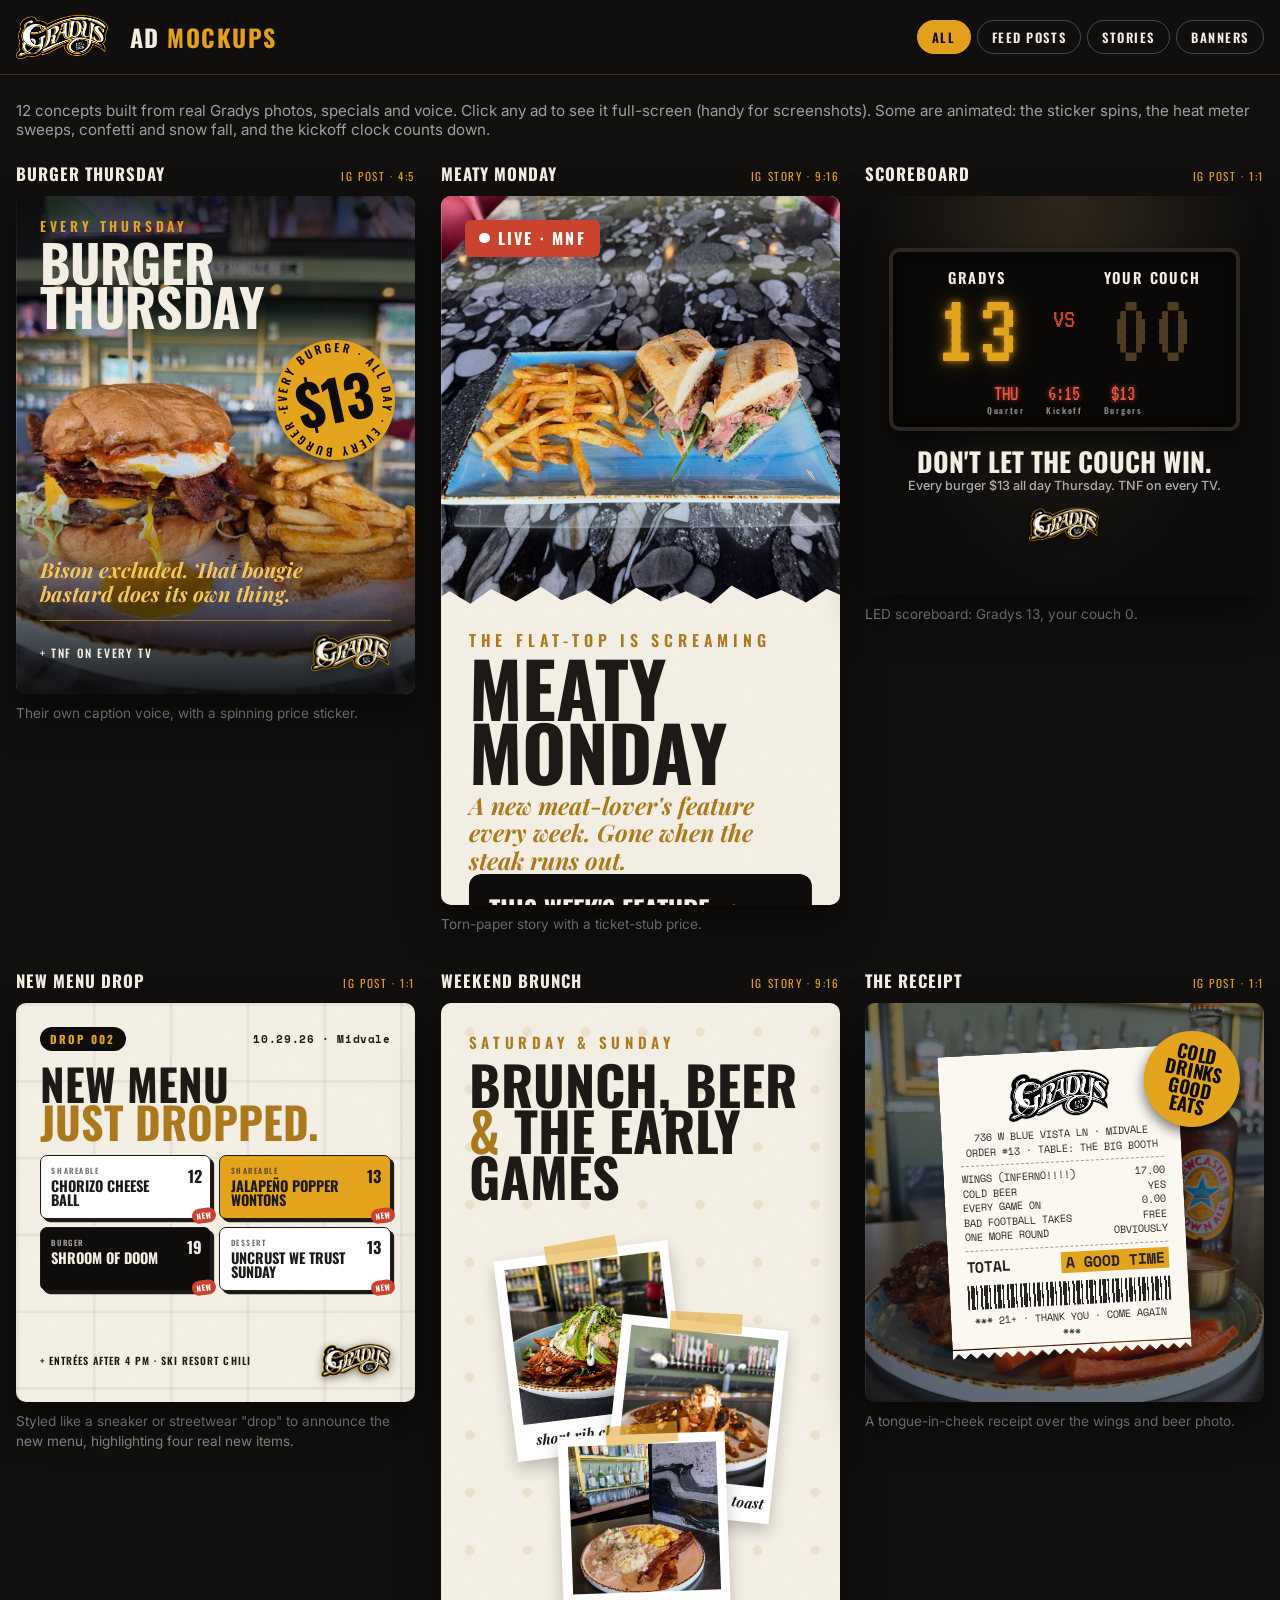
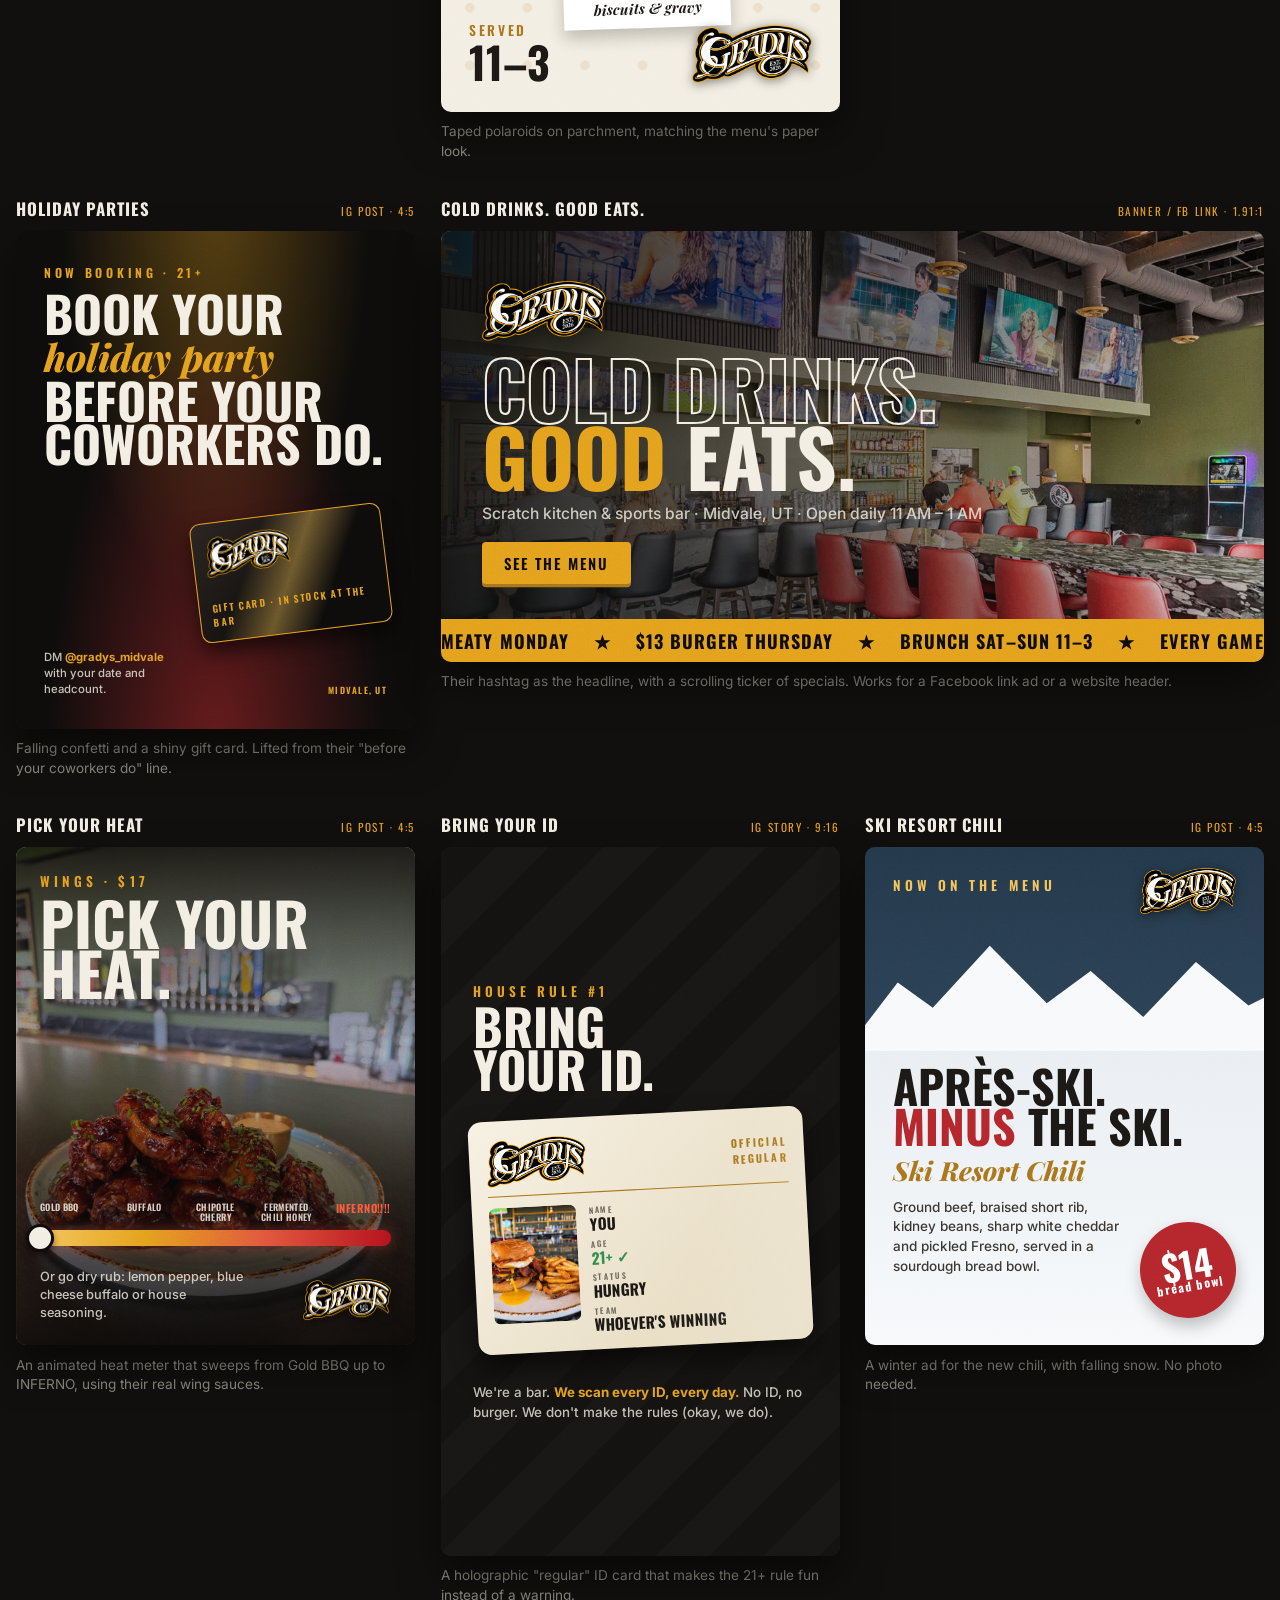
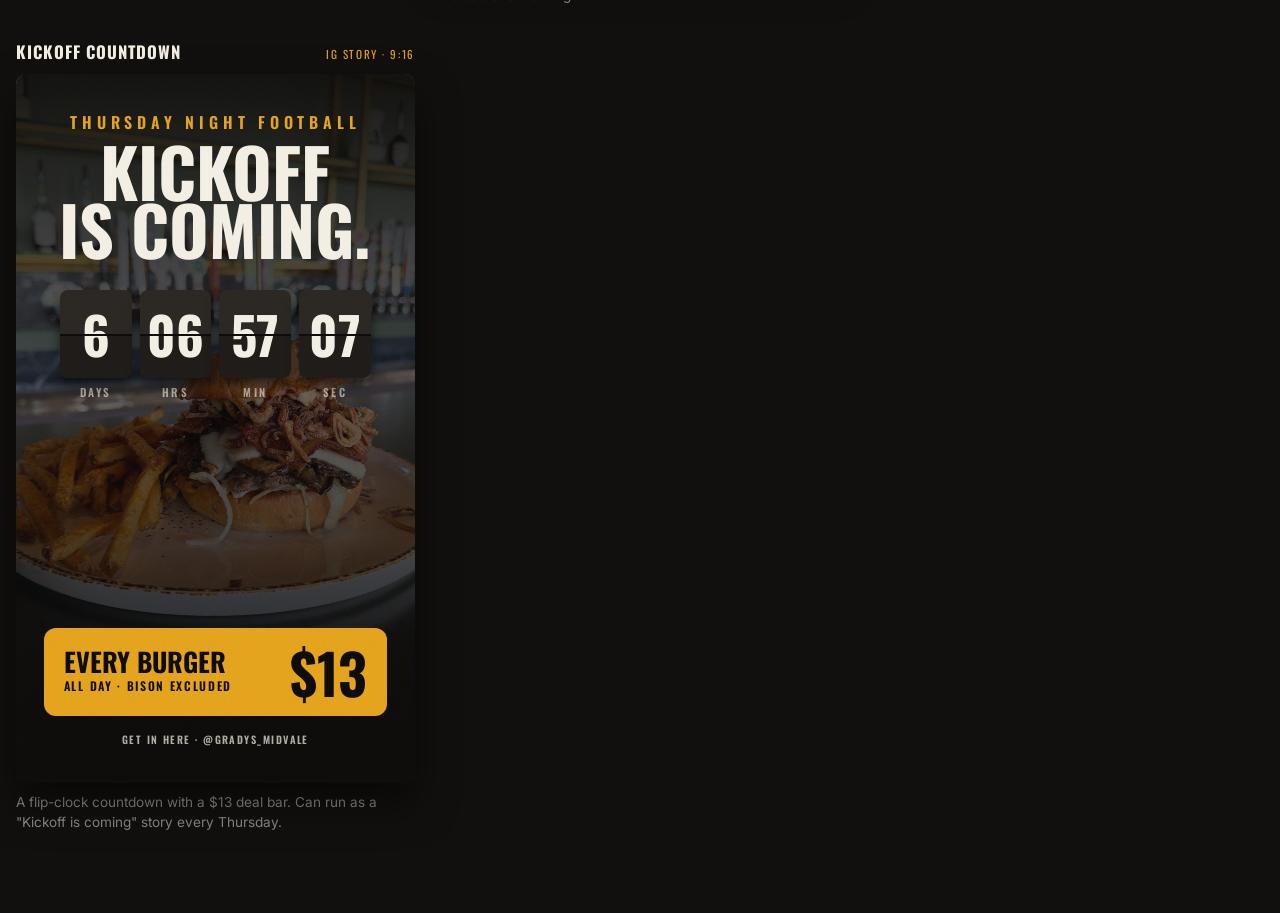
<file: _ad-mockups.html>
<!doctype html>
<html lang="en">
<head>
  <meta charset="utf-8">
  <meta name="viewport" content="width=device-width, initial-scale=1">
  <title>Gradys Ad Mockups</title>
  <meta name="robots" content="noindex">
  <link rel="icon" href="assets/favicon.svg" type="image/svg+xml">
  <link rel="preconnect" href="https://fonts.googleapis.com">
  <link rel="preconnect" href="https://fonts.gstatic.com" crossorigin>
  <link href="https://fonts.googleapis.com/css2?family=Oswald:wght@400;500;600;700&family=Playfair+Display:ital,wght@1,600;1,700;1,800&family=Inter:wght@400;500;600;700&family=Space+Mono:wght@400;700&family=VT323&display=swap" rel="stylesheet">
  <style>
    :root {
      --black: #0d0c0b; --char: #171513; --char-2: #221f1c; --gold: #e3a01c; --gold-light: #f4c35a; --gold-dark: #a8741a;
      --parchment: #f3eee3; --parchment-2: #e8e0cd; --ink: #1b1815; --muted: #6d665a; --red: #c8402c; --stool: #b3262b;
      --f-head: "Oswald", "Arial Narrow", Impact, sans-serif;
      --f-script: "Playfair Display", Georgia, serif;
      --f-body: "Inter", system-ui, sans-serif;
      --f-mono: "Space Mono", ui-monospace, monospace;
      --f-led: "VT323", ui-monospace, monospace;
    }
    * { box-sizing: border-box; }
    body { margin: 0; background: #11100e; color: var(--parchment); font-family: var(--f-body); }
    img { display: block; }

    /* ===== Gallery chrome ===== */
    .top { position: sticky; top: 0; z-index: 20; background: rgba(17, 16, 14, .9); backdrop-filter: blur(10px); border-bottom: 1px solid rgba(227, 160, 28, .25); }
    .top-row { max-width: 1400px; margin: 0 auto; padding: 14px 16px; display: flex; flex-wrap: wrap; align-items: center; gap: 14px 22px; }
    .top img { height: 46px; width: auto; }
    .top h1 { font-family: var(--f-head); text-transform: uppercase; letter-spacing: .06em; font-size: 1.5rem; margin: 0; }
    .top h1 span { color: var(--gold); }
    .chips { display: flex; gap: 6px; margin-left: auto; flex-wrap: wrap; }
    .chips button { font: 600 .8rem var(--f-head); text-transform: uppercase; letter-spacing: .12em; color: var(--parchment); background: transparent; border: 1.5px solid rgba(241, 236, 225, .25); border-radius: 999px; padding: .5em 1.1em; cursor: pointer; }
    .chips button[aria-pressed="true"] { background: var(--gold); border-color: var(--gold); color: var(--black); }
    .intro { max-width: 1400px; margin: 0 auto; padding: 26px 16px 4px; color: rgba(241, 236, 225, .65); font-size: .95rem; }
    .grid { max-width: 1400px; margin: 0 auto; padding: 18px 16px 80px; display: grid; grid-template-columns: repeat(auto-fill, minmax(300px, 1fr)); gap: 34px 26px; align-items: start; }
    .slot { display: grid; gap: 10px; }
    .slot[hidden] { display: none; }
    .meta { display: flex; justify-content: space-between; gap: 10px; align-items: baseline; }
    .meta b { font-family: var(--f-head); text-transform: uppercase; letter-spacing: .06em; font-size: 1.05rem; }
    .meta small { font-family: var(--f-head); text-transform: uppercase; letter-spacing: .14em; font-size: .7rem; color: var(--gold); white-space: nowrap; }
    .cap { margin: 0; font-size: .85rem; color: rgba(241, 236, 225, .55); line-height: 1.45; }
    .slot.wide { grid-column: span 2; }
    @media (max-width: 700px) { .slot.wide { grid-column: auto; } }

    /* Ad frame: everything inside is sized in cqw so it scales perfectly */
    .ad { position: relative; width: 100%; overflow: hidden; border-radius: 10px; container-type: inline-size; cursor: zoom-in; box-shadow: 0 20px 40px rgba(0, 0, 0, .5); isolation: isolate; transition: transform .25s; }
    .ad:hover { transform: translateY(-4px); }
    .r45 { aspect-ratio: 4 / 5; } .r11 { aspect-ratio: 1; } .r916 { aspect-ratio: 9 / 16; } .r191 { aspect-ratio: 1.91 / 1; }
    .ad .bg { position: absolute; inset: 0; width: 100%; height: 100%; object-fit: cover; z-index: -2; }
    .grain::after { content: ""; position: absolute; inset: 0; z-index: 5; pointer-events: none; opacity: .18; mix-blend-mode: overlay; background-image: url("data:image/svg+xml,%3Csvg xmlns='http://www.w3.org/2000/svg' width='160' height='160'%3E%3Cfilter id='n'%3E%3CfeTurbulence type='fractalNoise' baseFrequency='.9' numOctaves='3' stitchTiles='stitch'/%3E%3C/filter%3E%3Crect width='100%25' height='100%25' filter='url(%23n)'/%3E%3C/svg%3E"); }
    .logo-sm { width: 26cqw; height: auto; filter: drop-shadow(0 .6cqw 1.4cqw rgba(0, 0, 0, .5)); }
    .handle { font: 600 2.6cqw var(--f-head); letter-spacing: .14em; text-transform: uppercase; }

    /* Zoom overlay */
    .zoomed { position: fixed !important; z-index: 50; left: 50%; top: 50%; translate: -50% -50%; transform: none !important; cursor: zoom-out; box-shadow: 0 0 0 100vmax rgba(0, 0, 0, .85); border-radius: 6px; }
    .zoomed.r45 { width: min(92vw, calc(90vh * .8)); } .zoomed.r11 { width: min(92vw, 90vh); }
    .zoomed.r916 { width: min(92vw, calc(92vh * .5625)); } .zoomed.r191 { width: min(94vw, calc(90vh * 1.91)); }

    /* ===== 1. Burger Thursday (4:5) ===== */
    .bt::before { content: ""; position: absolute; inset: 0; z-index: -1; background: linear-gradient(180deg, rgba(13, 12, 11, .82) 0%, rgba(13, 12, 11, 0) 38%, rgba(13, 12, 11, 0) 55%, rgba(13, 12, 11, .92) 100%); }
    .bt .head { position: absolute; top: 5cqw; left: 6cqw; right: 6cqw; display: flex; justify-content: space-between; align-items: flex-start; }
    .bt .kick { font: 600 3.4cqw var(--f-head); letter-spacing: .28em; color: var(--gold); text-transform: uppercase; }
    .bt h2 { margin: 1cqw 0 0; font: 700 13cqw/0.86 var(--f-head); text-transform: uppercase; color: var(--parchment); }
    .bt .price { position: absolute; right: 5cqw; top: 36cqw; width: 30cqw; height: 30cqw; border-radius: 50%; background: var(--gold); color: var(--black); display: grid; place-items: center; transform: rotate(-12deg); box-shadow: 0 2cqw 4cqw rgba(0, 0, 0, .45); }
    .bt .price b { font: 700 14cqw/1 var(--f-head); margin-top: -1cqw; }
    .bt .price svg { position: absolute; inset: 0; width: 100%; height: 100%; animation: spin 18s linear infinite; }
    .bt .price text { font: 600 9.4px var(--f-head); letter-spacing: 2.2px; fill: var(--black); text-transform: uppercase; }
    .bt .foot { position: absolute; left: 6cqw; right: 6cqw; bottom: 5.5cqw; }
    .bt .quip { font: italic 700 5.2cqw/1.15 var(--f-script); color: var(--gold-light); margin: 0 0 3.5cqw; max-width: 78cqw; }
    .bt .row { display: flex; justify-content: space-between; align-items: center; border-top: .3cqw solid rgba(227, 160, 28, .6); padding-top: 3cqw; }
    .bt .row span { font: 500 2.9cqw var(--f-head); letter-spacing: .14em; text-transform: uppercase; }
    @keyframes spin { to { transform: rotate(360deg); } }

    /* ===== 2. Meaty Monday story (9:16) ===== */
    .mm { background: var(--parchment); color: var(--ink); }
    .mm .photo { position: absolute; left: 0; right: 0; top: 0; height: 58%; overflow: hidden; }
    .mm .photo img { width: 100%; height: 100%; object-fit: cover; }
    .mm .tear { position: absolute; left: -2%; right: -2%; top: 54%; height: 8%; background: var(--parchment); clip-path: polygon(0 40%, 4% 22%, 9% 44%, 14% 18%, 20% 40%, 26% 14%, 31% 38%, 37% 20%, 43% 46%, 49% 16%, 55% 40%, 61% 22%, 67% 44%, 72% 12%, 78% 36%, 84% 20%, 90% 42%, 95% 18%, 100% 34%, 100% 100%, 0 100%); }
    .mm .live { position: absolute; top: 6cqw; left: 6cqw; display: inline-flex; align-items: center; gap: 2cqw; background: var(--red); color: #fff; font: 700 4cqw var(--f-head); letter-spacing: .14em; text-transform: uppercase; padding: 1.6cqw 3.6cqw; border-radius: 1.5cqw; }
    .mm .live i { width: 2.6cqw; height: 2.6cqw; border-radius: 50%; background: #fff; animation: blink 1.2s infinite; }
    @keyframes blink { 50% { opacity: .2; } }
    .mm .body { position: absolute; left: 7cqw; right: 7cqw; top: 61%; bottom: 6cqw; display: flex; flex-direction: column; }
    .mm .kick { font: 600 4cqw var(--f-head); letter-spacing: .3em; color: var(--gold-dark); text-transform: uppercase; }
    .mm h2 { margin: 1cqw 0 2cqw; font: 700 19cqw/.84 var(--f-head); text-transform: uppercase; }
    .mm p { margin: 0; font: italic 700 6cqw/1.15 var(--f-script); color: var(--gold-dark); }
    .mm .stub { margin-top: auto; display: grid; grid-template-columns: 1fr auto; align-items: center; background: var(--black); color: var(--parchment); border-radius: 3cqw; padding: 4cqw 5cqw; -webkit-mask: radial-gradient(circle at 0 50%, transparent 3cqw, #000 3.2cqw) left / 51% 100% no-repeat, radial-gradient(circle at 100% 50%, transparent 3cqw, #000 3.2cqw) right / 51% 100% no-repeat; mask: radial-gradient(circle at 0 50%, transparent 3cqw, #000 3.2cqw) left / 51% 100% no-repeat, radial-gradient(circle at 100% 50%, transparent 3cqw, #000 3.2cqw) right / 51% 100% no-repeat; }
    .mm .stub b { font: 700 6.4cqw var(--f-head); text-transform: uppercase; display: block; }
    .mm .stub small { font: 500 3.4cqw var(--f-head); letter-spacing: .14em; text-transform: uppercase; color: var(--gold); }
    .mm .stub em { font: normal 700 13cqw/1 var(--f-head); color: var(--gold); }

    /* ===== 3. Scoreboard (1:1) ===== */
    .sb { background: radial-gradient(ellipse at 50% 0%, #2b241a, var(--black) 70%); display: flex; flex-direction: column; align-items: center; justify-content: center; text-align: center; padding: 6%; }
    .sb .board { width: 100%; background: #090807; border: 1.4cqw solid #2a2520; border-radius: 3cqw; padding: 4cqw 4cqw 3cqw; box-shadow: inset 0 0 6cqw rgba(0, 0, 0, .9), 0 3cqw 6cqw rgba(0, 0, 0, .6); }
    .sb .teams { display: grid; grid-template-columns: 1fr auto 1fr; align-items: center; gap: 2cqw; }
    .sb .team { font: 600 4.2cqw var(--f-head); letter-spacing: .12em; text-transform: uppercase; color: var(--parchment); }
    .sb .score { font: 30cqw/0.8 var(--f-led); color: var(--gold); text-shadow: 0 0 2cqw rgba(227, 160, 28, .8), 0 0 6cqw rgba(227, 160, 28, .4); background: repeating-linear-gradient(0deg, transparent 0 .6cqw, rgba(0, 0, 0, .35) .6cqw .8cqw); -webkit-background-clip: text; }
    .sb .score.zero { color: #4a3a22; text-shadow: none; }
    .sb .vs { font: 8cqw var(--f-led); color: var(--red); animation: blink 1.6s infinite; }
    .sb .clock { display: flex; justify-content: center; gap: 6cqw; margin-top: 3cqw; font: 6cqw var(--f-led); color: #e0533d; text-shadow: 0 0 1.5cqw rgba(224, 83, 61, .7); }
    .sb .clock span small { display: block; font: 600 2.4cqw var(--f-head); letter-spacing: .2em; color: rgba(241, 236, 225, .55); text-shadow: none; }
    .sb h2 { margin: 5cqw 0 1cqw; font: 700 7.6cqw/1 var(--f-head); text-transform: uppercase; }
    .sb p { margin: 0; font: 500 3.6cqw var(--f-body); color: rgba(241, 236, 225, .7); }
    .sb .logo-sm { width: 20cqw; margin-top: 4cqw; }

    /* ===== 4. Text message (4:5) ===== */
    .tx { background: linear-gradient(180deg, #1a1714, #0d0c0b); padding: 0; display: flex; flex-direction: column; }
    .tx .bar { display: grid; justify-items: center; gap: 1cqw; padding: 3.5cqw 0 2.5cqw; border-bottom: .2cqw solid rgba(241, 236, 225, .12); background: rgba(34, 31, 28, .7); }
    .tx .avatar { width: 11cqw; height: 11cqw; border-radius: 50%; background: var(--black) url("assets/logo.png") center / 92% no-repeat; border: .4cqw solid var(--gold); }
    .tx .name { font: 600 3.4cqw var(--f-body); }
    .tx .thread { flex: 1; min-height: 0; display: flex; flex-direction: column; gap: 1.3cqw; padding: 3.5cqw 5cqw 0; }
    .tx .stamp { align-self: center; font: 500 2.6cqw var(--f-body); color: rgba(241, 236, 225, .45); margin-bottom: 1cqw; }
    .tx .b { max-width: 72%; padding: 1.9cqw 3.6cqw; border-radius: 5cqw; font: 500 3.7cqw/1.25 var(--f-body); opacity: 0; transform: translateY(2cqw) scale(.96); animation: pop .45s forwards; }
    .tx .them { align-self: flex-start; background: #2c2824; color: var(--parchment); border-bottom-left-radius: 1.4cqw; }
    .tx .me { align-self: flex-end; background: var(--gold); color: var(--black); border-bottom-right-radius: 1.4cqw; font-weight: 600; }
    .tx .pic { padding: 0; overflow: hidden; width: 40%; aspect-ratio: 4 / 3; flex: none; }
    .tx .pic img { width: 100%; height: 100%; object-fit: cover; }
    .tx .b:nth-child(2) { animation-delay: .2s; } .tx .b:nth-child(3) { animation-delay: .9s; } .tx .b:nth-child(4) { animation-delay: 1.6s; } .tx .b:nth-child(5) { animation-delay: 2.3s; } .tx .b:nth-child(6) { animation-delay: 3s; } .tx .b:nth-child(7) { animation-delay: 3.7s; }
    .tx .read { align-self: flex-end; font: 500 2.5cqw var(--f-body); color: rgba(241, 236, 225, .45); opacity: 0; animation: pop .3s 4.2s forwards; }
    @keyframes pop { to { opacity: 1; transform: none; } }
    .tx .typing { align-self: flex-start; display: flex; gap: 1cqw; padding: 3cqw 4cqw; background: #2c2824; border-radius: 5cqw; margin-top: .6cqw; opacity: 0; animation: pop .3s 4.4s forwards; }
    .tx .typing i { width: 1.8cqw; height: 1.8cqw; border-radius: 50%; background: rgba(241, 236, 225, .6); animation: dot 1.2s infinite; }
    .tx .typing i:nth-child(2) { animation-delay: .15s; } .tx .typing i:nth-child(3) { animation-delay: .3s; }
    @keyframes dot { 30% { transform: translateY(-1cqw); opacity: 1; } 0%, 60%, 100% { opacity: .5; transform: none; } }
    .tx .foot { display: flex; justify-content: space-between; align-items: center; padding: 3cqw 5cqw; }
    .tx .foot .logo-sm { width: 22cqw; }

    /* ===== 5. Brunch polaroids (9:16) ===== */
    .br { background: var(--parchment); color: var(--ink); background-image: radial-gradient(rgba(168, 116, 26, .12) .35cqw, transparent .4cqw); background-size: 4.5cqw 4.5cqw; }
    .br .top-txt { position: absolute; top: 7cqw; left: 7cqw; right: 7cqw; }
    .br .kick { font: 600 3.8cqw var(--f-head); letter-spacing: .3em; color: var(--gold-dark); text-transform: uppercase; }
    .br h2 { margin: 2cqw 0 0; font: 700 13.5cqw/.86 var(--f-head); text-transform: uppercase; }
    .br h2 span { color: var(--gold-dark); }
    .br .pol { position: absolute; background: #fff; padding: 2.4cqw 2.4cqw 9cqw; box-shadow: 0 2cqw 4cqw rgba(27, 24, 21, .25); }
    .br .pol img { width: 100%; aspect-ratio: 1; object-fit: cover; }
    .br .pol figcaption { position: absolute; left: 0; right: 0; bottom: 2.4cqw; text-align: center; font: italic 700 3.6cqw var(--f-script); color: var(--ink); }
    .br .pol::before { content: ""; position: absolute; top: -2.4cqw; left: 50%; width: 18cqw; height: 5cqw; translate: -50% 0; background: rgba(227, 160, 28, .55); rotate: -3deg; }
    .br .p1 { width: 44cqw; left: 6cqw; top: 58cqw; rotate: -7deg; }
    .br .p2 { width: 42cqw; right: 5cqw; top: 76cqw; rotate: 6deg; }
    .br .p3 { width: 42cqw; left: 20cqw; top: 104cqw; rotate: -2deg; }
    .br .when { position: absolute; left: 7cqw; right: 7cqw; bottom: 7cqw; display: flex; justify-content: space-between; align-items: flex-end; }
    .br .when b { display: block; font: 700 11cqw/1 var(--f-head); }
    .br .when small { font: 600 3.4cqw var(--f-head); letter-spacing: .2em; text-transform: uppercase; color: var(--gold-dark); }
    .br .when .logo-sm { width: 30cqw; }

    /* ===== 6. Receipt (1:1) ===== */
    .rc { background: var(--char); display: grid; place-items: center; }
    .rc .bg { opacity: .45; filter: saturate(1.1); }
    .rc .paper { width: 60cqw; background: #fbf8f1; color: #222; font: 400 2.6cqw/1.4 var(--f-mono); padding: 4.5cqw 4.5cqw 4cqw; transform: rotate(-3deg); box-shadow: 0 3cqw 6cqw rgba(0, 0, 0, .55); position: relative; -webkit-mask: linear-gradient(#000, #000) top / 100% calc(100% - 2.4cqw) no-repeat, conic-gradient(from -45deg at bottom, #0000, #000 1deg 89deg, #0000 90deg) bottom / 3cqw 2.4cqw repeat-x; mask: linear-gradient(#000, #000) top / 100% calc(100% - 2.4cqw) no-repeat, conic-gradient(from -45deg at bottom, #0000, #000 1deg 89deg, #0000 90deg) bottom / 3cqw 2.4cqw repeat-x; }
    .rc .paper img { width: 26cqw; margin: 0 auto 1.4cqw; filter: grayscale(1) contrast(1.3); }
    .rc .c { text-align: center; }
    .rc hr { border: 0; border-top: .35cqw dashed #999; margin: 1.4cqw 0; }
    .rc .ln { display: flex; justify-content: space-between; gap: 2cqw; }
    .rc .tot { font-weight: 700; font-size: 3.8cqw; }
    .rc .tot span:last-child { background: var(--gold); padding: 0 1.2cqw; }
    .rc .bc { height: 6cqw; margin: 2cqw 0 1cqw; background: repeating-linear-gradient(90deg, #222 0 .5cqw, transparent .5cqw .9cqw, #222 .9cqw 1.8cqw, transparent 1.8cqw 2.2cqw, #222 2.2cqw 2.5cqw, transparent 2.5cqw 3.3cqw); }
    .rc .sticker { position: absolute; right: 6cqw; top: 7cqw; width: 24cqw; height: 24cqw; border-radius: 50%; background: var(--gold); color: var(--black); display: grid; place-items: center; text-align: center; font: 700 4.6cqw/0.95 var(--f-head); text-transform: uppercase; transform: rotate(12deg); box-shadow: 0 1.5cqw 3cqw rgba(0, 0, 0, .5); }

    /* ===== 7. Holiday parties (4:5) ===== */
    .hp { background: radial-gradient(ellipse at 50% 110%, rgba(179, 38, 43, .55), transparent 60%), radial-gradient(ellipse at 50% -10%, rgba(227, 160, 28, .35), transparent 55%), var(--black); padding: 8% 7%; display: flex; flex-direction: column; overflow: hidden; }
    .hp .confetti i { position: absolute; top: -5cqw; width: 1.6cqw; height: 3cqw; background: var(--gold); animation: fall linear infinite; opacity: .85; }
    @keyframes fall { to { transform: translateY(140cqw) rotate(540deg); } }
    .hp .kick { font: 600 3.6cqw var(--f-head); letter-spacing: .3em; color: var(--gold); text-transform: uppercase; }
    .hp h2 { margin: 3cqw 0 0; font: 700 14.5cqw/.86 var(--f-head); text-transform: uppercase; }
    .hp h2 .s { display: block; font: italic 800 11cqw/1 var(--f-script); text-transform: none; color: var(--gold); margin: 1cqw 0; }
    .hp .card { margin-top: auto; align-self: flex-end; width: 56cqw; aspect-ratio: 1.6; border-radius: 3cqw; padding: 3.6cqw; background: linear-gradient(135deg, #2a2420, #0d0c0b 60%); border: .3cqw solid var(--gold); transform: rotate(-7deg); box-shadow: 0 3cqw 6cqw rgba(0, 0, 0, .6); display: flex; flex-direction: column; justify-content: space-between; position: relative; overflow: hidden; }
    .hp .card::before { content: ""; position: absolute; inset: -50%; background: linear-gradient(115deg, transparent 40%, rgba(244, 195, 90, .4) 50%, transparent 60%); animation: shine 3.5s ease-in-out infinite; }
    @keyframes shine { from { transform: translateX(-40%); } to { transform: translateX(40%); } }
    .hp .card img { width: 52%; position: relative; }
    .hp .card span { position: relative; font: 600 2.8cqw var(--f-head); letter-spacing: .18em; color: var(--gold); text-transform: uppercase; }
    .hp .foot { display: flex; justify-content: space-between; align-items: flex-end; margin-top: 5cqw; }
    .hp .foot p { margin: 0; font: 500 3.3cqw/1.4 var(--f-body); color: rgba(241, 236, 225, .8); max-width: 40cqw; }
    .hp .foot b { color: var(--gold); }

    /* ===== 8. Banner (1.91:1) ===== */
    .bn::before { content: ""; position: absolute; inset: 0; z-index: -1; background: linear-gradient(90deg, rgba(13, 12, 11, .92) 0%, rgba(13, 12, 11, .55) 55%, rgba(13, 12, 11, .1) 100%); }
    .bn .copy { position: absolute; left: 5cqw; top: 6cqw; }
    .bn .copy .logo-sm { width: 15cqw; margin-bottom: 1.5cqw; }
    .bn h2 { margin: 0; font: 700 9.6cqw/.86 var(--f-head); text-transform: uppercase; }
    .bn h2 .o { color: transparent; -webkit-text-stroke: .25cqw var(--parchment); }
    .bn h2 .g { color: var(--gold); }
    .bn .sub { margin: 1.6cqw 0 0; font: 500 1.9cqw var(--f-body); color: rgba(241, 236, 225, .8); }
    .bn .cta { display: inline-block; margin-top: 2.4cqw; background: var(--gold); color: var(--black); font: 600 1.8cqw var(--f-head); letter-spacing: .14em; text-transform: uppercase; padding: 1.2cqw 2.6cqw; border-radius: .5cqw; box-shadow: 0 .4cqw 0 var(--gold-dark); }
    .bn .tick { position: absolute; left: 0; right: 0; bottom: 0; background: var(--gold); color: var(--black); overflow: hidden; padding: 1cqw 0; }
    .bn .tick div { display: flex; gap: 3cqw; width: max-content; animation: tick 18s linear infinite; font: 700 2.2cqw var(--f-head); text-transform: uppercase; letter-spacing: .06em; }
    .bn .tick span::after { content: "★"; margin-left: 3cqw; }
    @keyframes tick { to { transform: translateX(-50%); } }

    /* ===== New Menu Drop (1:1) ===== */
    .dr { background: var(--parchment); color: var(--ink); padding: 6%; display: flex; flex-direction: column; background-image: linear-gradient(rgba(27, 24, 21, .06) .2cqw, transparent .2cqw), linear-gradient(90deg, rgba(27, 24, 21, .06) .2cqw, transparent .2cqw); background-size: 6cqw 6cqw; }
    .dr-top { display: flex; justify-content: space-between; align-items: center; }
    .dr-tag { background: var(--black); color: var(--gold); font: 700 3.2cqw var(--f-head); letter-spacing: .2em; text-transform: uppercase; padding: 1.2cqw 2.8cqw; border-radius: 999px; }
    .dr-date { font: 700 3cqw var(--f-mono); letter-spacing: .06em; }
    .dr h2 { margin: 4cqw 0 4cqw; font: 700 12.5cqw/.86 var(--f-head); text-transform: uppercase; }
    .dr h2 span { color: var(--gold-dark); }
    .dr-grid { display: grid; grid-template-columns: 1fr 1fr; gap: 2.2cqw; }
    .dr-grid div { position: relative; background: #fff; border: .35cqw solid var(--ink); border-radius: 2cqw; padding: 2.6cqw 3cqw 3cqw; box-shadow: .9cqw .9cqw 0 var(--ink); transition: transform .2s; }
    .dr-grid div:nth-child(2) { background: var(--gold); }
    .dr-grid div:nth-child(3) { background: var(--black); color: var(--parchment); }
    .dr-grid small { display: block; font: 600 2.2cqw var(--f-head); letter-spacing: .2em; text-transform: uppercase; opacity: .65; }
    .dr-grid b { display: block; font: 700 4.1cqw/1 var(--f-head); text-transform: uppercase; margin-top: .8cqw; padding-right: 8cqw; }
    .dr-grid em { position: absolute; right: 2.4cqw; top: 2.2cqw; font: normal 700 4.6cqw var(--f-head); }
    .dr-grid div::after { content: "NEW"; position: absolute; right: -1.6cqw; bottom: -1.6cqw; background: var(--red); color: #fff; font: 700 2.2cqw var(--f-head); letter-spacing: .1em; padding: .6cqw 1.4cqw; border-radius: 999px; transform: rotate(-8deg); animation: wob 2.4s ease-in-out infinite; }
    .dr-grid div:nth-child(2)::after { animation-delay: .3s; } .dr-grid div:nth-child(3)::after { animation-delay: .6s; } .dr-grid div:nth-child(4)::after { animation-delay: .9s; }
    @keyframes wob { 0%, 100% { transform: rotate(-8deg) scale(1); } 50% { transform: rotate(4deg) scale(1.12); } }
    .dr-foot { margin-top: auto; display: flex; justify-content: space-between; align-items: center; font: 600 2.9cqw var(--f-head); letter-spacing: .1em; text-transform: uppercase; }
    .dr-foot .logo-sm { width: 20cqw; }

    /* ===== Pick Your Heat (4:5) ===== */
    .ht::before { content: ""; position: absolute; inset: 0; z-index: -1; background: linear-gradient(180deg, rgba(13, 12, 11, .88) 0%, rgba(13, 12, 11, .25) 40%, rgba(13, 12, 11, .3) 55%, rgba(13, 12, 11, .95) 100%); }
    .ht-top { position: absolute; top: 6cqw; left: 6cqw; right: 6cqw; }
    .ht .kick { font: 600 3.4cqw var(--f-head); letter-spacing: .3em; color: var(--gold); text-transform: uppercase; }
    .ht h2 { margin: 1.5cqw 0 0; font: 700 15cqw/.84 var(--f-head); text-transform: uppercase; }
    .meter { position: absolute; left: 6cqw; right: 6cqw; bottom: 25cqw; }
    .scale { display: flex; justify-content: space-between; gap: 1cqw; margin-bottom: 2cqw; }
    .scale span { flex: 1; font: 600 2.3cqw/1.1 var(--f-head); letter-spacing: .04em; text-transform: uppercase; color: rgba(241, 236, 225, .85); text-align: center; }
    .scale span:first-child { text-align: left; } .scale span:last-child { text-align: right; }
    .scale .hot { color: #ff5a3c; font-size: 2.8cqw; animation: blink 1s infinite; }
    .track { position: relative; height: 4cqw; border-radius: 999px; background: linear-gradient(90deg, #f4c35a, #e3a01c 30%, #e0533d 65%, #b3121b); box-shadow: 0 0 4cqw rgba(224, 83, 61, .45); }
    .needle { position: absolute; top: 50%; width: 7cqw; height: 7cqw; border-radius: 50%; background: var(--parchment); border: 1cqw solid var(--black); translate: -50% -50%; box-shadow: 0 1cqw 2cqw rgba(0, 0, 0, .5); animation: sweep 4s cubic-bezier(.6, 0, .4, 1) infinite; }
    @keyframes sweep { 0%, 8% { left: 4%; } 70%, 88% { left: 96%; } 100% { left: 4%; } }
    .ht-foot { position: absolute; left: 6cqw; right: 6cqw; bottom: 6cqw; display: flex; justify-content: space-between; align-items: flex-end; gap: 4cqw; }
    .ht-foot p { margin: 0; font: 500 3.2cqw/1.4 var(--f-body); color: rgba(241, 236, 225, .8); max-width: 52cqw; }
    .ht-foot .logo-sm { width: 22cqw; }

    /* ===== 9. Gra-deez Nuts (1:1) ===== */
    .gn { background: var(--gold); color: var(--black); padding: 7%; display: flex; flex-direction: column; overflow: hidden; }
    .gn .kick { font: 600 3.4cqw var(--f-head); letter-spacing: .3em; text-transform: uppercase; }
    .gn h2 { margin: 2cqw 0 0; font: 700 21cqw/.8 var(--f-head); text-transform: uppercase; letter-spacing: -.01em; }
    .gn h2 span { display: block; color: var(--parchment); -webkit-text-stroke: .5cqw var(--black); }
    .gn .joke { font: italic 800 7cqw var(--f-script); margin: 3cqw 0 0; rotate: -3deg; transform-origin: left; }
    .gn .bottom { margin-top: auto; display: flex; justify-content: space-between; align-items: flex-end; gap: 4cqw; }
    .gn .bottom p { margin: 0; font: 600 3.3cqw/1.4 var(--f-body); max-width: 46cqw; }
    .gn .tag { width: 25cqw; height: 25cqw; border-radius: 50%; background: var(--black); color: var(--gold); display: grid; place-items: center; font: 700 11cqw var(--f-head); rotate: 10deg; flex: none; }
    .gn .nut { position: absolute; font: 700 48cqw var(--f-head); color: rgba(13, 12, 11, .06); right: -6cqw; top: 6cqw; line-height: 1; pointer-events: none; }

    /* ===== 10. 21+ ID (9:16) ===== */
    .id { background: repeating-linear-gradient(135deg, #141210 0 3cqw, #181614 3cqw 6cqw); display: flex; flex-direction: column; justify-content: center; padding: 8%; }
    .id > * + * { margin-top: 7cqw; }
    .id .kick { font: 600 4cqw var(--f-head); letter-spacing: .3em; color: var(--gold); text-transform: uppercase; }
    .id h2 { margin: 1cqw 0 0; font: 700 15cqw/.86 var(--f-head); text-transform: uppercase; }
    .id .card { background: linear-gradient(135deg, #f7f1e3, #e3d6b8); color: var(--ink); border-radius: 4cqw; padding: 5cqw; box-shadow: 0 4cqw 8cqw rgba(0, 0, 0, .6); position: relative; overflow: hidden; transform: rotate(-3deg); }
    .id .card::after { content: ""; position: absolute; inset: 0; background: linear-gradient(115deg, transparent 30%, rgba(255, 255, 255, .55) 45%, rgba(227, 160, 28, .25) 50%, transparent 65%); background-size: 250% 100%; animation: holo 4s ease-in-out infinite; mix-blend-mode: soft-light; }
    @keyframes holo { 0%, 100% { background-position: 100% 0; } 50% { background-position: 0 0; } }
    .id .card-top { display: flex; justify-content: space-between; align-items: center; border-bottom: .4cqw solid var(--gold-dark); padding-bottom: 2.4cqw; margin-bottom: 3.4cqw; }
    .id .card-top img { width: 30cqw; }
    .id .card-top span { font: 700 3.2cqw var(--f-head); letter-spacing: .2em; color: var(--gold-dark); text-transform: uppercase; text-align: right; }
    .id .card-body { display: grid; grid-template-columns: 26cqw 1fr; gap: 4cqw; }
    .id .face { aspect-ratio: 3 / 4; border-radius: 2cqw; background: var(--black) url("assets/burger-egg.jpg") center / cover; }
    .id dl { margin: 0; display: grid; gap: 1.6cqw; }
    .id dt { font: 600 2.4cqw var(--f-head); letter-spacing: .2em; color: var(--muted); text-transform: uppercase; }
    .id dd { margin: 0; font: 700 4.6cqw/1.05 var(--f-head); text-transform: uppercase; }
    .id dd.ok { color: #2e8b4a; }
    .id p { margin: 11cqw 0 0; font: 500 4cqw/1.45 var(--f-body); color: rgba(241, 236, 225, .78); }
    .id p b { color: var(--gold); }

    /* ===== 11. Ski Resort Chili (4:5) ===== */
    .ch { background: linear-gradient(180deg, #23384a 0%, #2c4256 40%, #e9eef2 40.2%, #f7f9fb 100%); color: var(--ink); overflow: hidden; }
    .ch .mtn { position: absolute; left: -5%; right: -5%; top: 18%; height: 23%; background: #f7f9fb; clip-path: polygon(0 100%, 12% 40%, 20% 62%, 33% 8%, 46% 58%, 56% 30%, 68% 70%, 80% 22%, 92% 60%, 100% 45%, 100% 100%); }
    .ch .snow i { position: absolute; top: -3cqw; width: 1.2cqw; height: 1.2cqw; border-radius: 50%; background: #fff; opacity: .9; animation: fall linear infinite; }
    .ch .top-txt { position: absolute; top: 7cqw; left: 7cqw; right: 7cqw; color: #fff; }
    .ch .kick { font: 600 3.4cqw var(--f-head); letter-spacing: .3em; text-transform: uppercase; color: var(--gold-light); }
    .ch .body { position: absolute; left: 7cqw; right: 7cqw; top: 44%; }
    .ch h2 { margin: 0; font: 700 11.5cqw/.86 var(--f-head); text-transform: uppercase; }
    .ch h2 span { color: #b3262b; }
    .ch .s { font: italic 800 6.6cqw var(--f-script); color: var(--gold-dark); margin: 2cqw 0 2.4cqw; }
    .ch p { margin: 0; font: 500 3.4cqw/1.45 var(--f-body); color: #3a3530; max-width: 58cqw; }
    .ch .price { position: absolute; right: 7cqw; bottom: 7cqw; width: 24cqw; height: 24cqw; border-radius: 50%; background: #b3262b; color: #fff; display: grid; place-items: center; text-align: center; font: 700 9cqw/0.9 var(--f-head); rotate: -10deg; box-shadow: 0 2cqw 4cqw rgba(0, 0, 0, .25); }
    .ch .price small { display: block; font-size: 3cqw; letter-spacing: .12em; }
    .ch .logo-sm { position: absolute; right: 7cqw; top: 5cqw; width: 24cqw; }

    /* ===== 12. Kickoff countdown (9:16) ===== */
    .ko { background: var(--black); }
    .ko .bg { opacity: .5; }
    .ko::before { content: ""; position: absolute; inset: 0; z-index: -1; background: linear-gradient(180deg, rgba(13, 12, 11, .9) 0%, rgba(13, 12, 11, .2) 45%, rgba(13, 12, 11, .95) 100%); }
    .ko .inner { position: absolute; inset: 0; padding: 9cqw 7cqw; display: flex; flex-direction: column; align-items: center; text-align: center; }
    .ko .kick { font: 600 4cqw var(--f-head); letter-spacing: .3em; color: var(--gold); text-transform: uppercase; }
    .ko h2 { margin: 2cqw 0 0; font: 700 17cqw/.86 var(--f-head); text-transform: uppercase; }
    .ko .flip { display: flex; gap: 2cqw; margin-top: 8cqw; }
    .ko .flip span { display: grid; gap: 1.4cqw; }
    .ko .flip b { position: relative; display: grid; place-items: center; width: 18cqw; height: 22cqw; border-radius: 2cqw; background: linear-gradient(180deg, #2a2622 50%, #1e1b18 50%); font: 700 13cqw/1 var(--f-head); color: var(--parchment); box-shadow: 0 1.5cqw 3cqw rgba(0, 0, 0, .6); }
    .ko .flip b::after { content: ""; position: absolute; left: 0; right: 0; top: 50%; height: .4cqw; background: #0d0c0b; }
    .ko .flip small { font: 600 2.8cqw var(--f-head); letter-spacing: .2em; color: rgba(241, 236, 225, .6); text-transform: uppercase; }
    .ko .flip .tick-anim { animation: flipit 1s steps(1) infinite; }
    @keyframes flipit { 0% { transform: rotateX(0); } 8% { transform: rotateX(-90deg); } 16% { transform: rotateX(0); } }
    .ko .bottom { margin-top: auto; width: 100%; }
    .ko .deal { display: flex; justify-content: space-between; align-items: center; background: var(--gold); color: var(--black); padding: 4cqw 5cqw; border-radius: 3cqw; text-align: left; }
    .ko .deal b { font: 700 6.6cqw/1 var(--f-head); text-transform: uppercase; display: block; }
    .ko .deal small { font: 600 3cqw var(--f-head); letter-spacing: .14em; text-transform: uppercase; }
    .ko .deal em { font: normal 700 14cqw/1 var(--f-head); }
    .ko .bottom .handle { display: block; margin-top: 4cqw; color: rgba(241, 236, 225, .7); }

    @media (prefers-reduced-motion: reduce) { .ad *, .ad *::before { animation: none !important; } .tx .b, .tx .read, .tx .typing { opacity: 1; transform: none; } }
  </style>
</head>
<body>
  <header class="top">
    <div class="top-row">
      <img src="assets/logo.png" alt="Gradys">
      <h1>Ad <span>Mockups</span></h1>
      <div class="chips" role="group" aria-label="Filter by format">
        <button type="button" data-f="all" aria-pressed="true">All</button>
        <button type="button" data-f="post" aria-pressed="false">Feed posts</button>
        <button type="button" data-f="story" aria-pressed="false">Stories</button>
        <button type="button" data-f="banner" aria-pressed="false">Banners</button>
      </div>
    </div>
  </header>
  <p class="intro">12 concepts built from real Gradys photos, specials and voice. Click any ad to see it full-screen (handy for screenshots). Some are animated: the sticker spins, the heat meter sweeps, confetti and snow fall, and the kickoff clock counts down.</p>

  <main class="grid">

    <!-- 1 -->
    <div class="slot" data-type="post">
      <div class="meta"><b>Burger Thursday</b><small>IG post · 4:5</small></div>
      <div class="ad r45 bt grain">
        <img class="bg" src="assets/burger-stack.jpg" alt="">
        <div class="head">
          <div><div class="kick">Every Thursday</div><h2>Burger<br>Thursday</h2></div>
        </div>
        <div class="price">
          <svg viewBox="0 0 100 100" aria-hidden="true"><defs><path id="c1" d="M50,50 m-40,0 a40,40 0 1,1 80,0 a40,40 0 1,1 -80,0"/></defs><text><textPath href="#c1">every burger · all day · every burger · all day ·</textPath></text></svg>
          <b>$13</b>
        </div>
        <div class="foot">
          <p class="quip">Bison excluded. That bougie bastard does its own thing.</p>
          <div class="row"><span>+ TNF on every TV</span><img class="logo-sm" src="assets/logo.png" alt="Gradys" style="width:20cqw"></div>
        </div>
      </div>
      <p class="cap">Their own caption voice, with a spinning price sticker.</p>
    </div>

    <!-- 2 -->
    <div class="slot" data-type="story">
      <div class="meta"><b>Meaty Monday</b><small>IG story · 9:16</small></div>
      <div class="ad r916 mm grain">
        <div class="photo"><img src="assets/steak-sandwich.jpg" alt=""></div>
        <div class="tear"></div>
        <span class="live"><i></i>Live · MNF</span>
        <div class="body">
          <div class="kick">The flat-top is screaming</div>
          <h2>Meaty<br>Monday</h2>
          <p>A new meat-lover's feature every week. Gone when the steak runs out.</p>
          <div class="stub"><div><b>This week's feature</b><small>Monday Night Football · every screen</small></div><em>$15</em></div>
        </div>
      </div>
      <p class="cap">Torn-paper story with a ticket-stub price.</p>
    </div>

    <!-- 3 -->
    <div class="slot" data-type="post">
      <div class="meta"><b>Scoreboard</b><small>IG post · 1:1</small></div>
      <div class="ad r11 sb grain">
        <div class="board">
          <div class="teams">
            <div><div class="team">Gradys</div><div class="score">13</div></div>
            <div class="vs">VS</div>
            <div><div class="team">Your couch</div><div class="score zero">00</div></div>
          </div>
          <div class="clock"><span>THU<small>Quarter</small></span><span>6:15<small>Kickoff</small></span><span>$13<small>Burgers</small></span></div>
        </div>
        <h2>Don't let the couch win.</h2>
        <p>Every burger $13 all day Thursday. TNF on every TV.</p>
        <img class="logo-sm" src="assets/logo.png" alt="Gradys">
      </div>
      <p class="cap">LED scoreboard: Gradys 13, your couch 0.</p>
    </div>

    <!-- 4 (new) -->
    <div class="slot" data-type="post">
      <div class="meta"><b>New Menu Drop</b><small>IG post · 1:1</small></div>
      <div class="ad r11 dr grain">
        <div class="dr-top"><span class="dr-tag">Drop 002</span><span class="dr-date">10.29.26 · Midvale</span></div>
        <h2>New menu<br><span>just dropped.</span></h2>
        <div class="dr-grid">
          <div><small>Shareable</small><b>Chorizo Cheese Ball</b><em>12</em></div>
          <div><small>Shareable</small><b>Jalapeño Popper Wontons</b><em>13</em></div>
          <div><small>Burger</small><b>Shroom of Doom</b><em>19</em></div>
          <div><small>Dessert</small><b>Uncrust We Trust Sunday</b><em>13</em></div>
        </div>
        <div class="dr-foot"><span>+ Entrées after 4 PM · Ski Resort Chili</span><img class="logo-sm" src="assets/logo.png" alt="Gradys"></div>
      </div>
      <p class="cap">Styled like a sneaker or streetwear "drop" to announce the new menu, highlighting four real new items.</p>
    </div>

    <!-- 5 -->
    <div class="slot" data-type="story">
      <div class="meta"><b>Weekend Brunch</b><small>IG story · 9:16</small></div>
      <div class="ad r916 br grain">
        <div class="top-txt">
          <div class="kick">Saturday &amp; Sunday</div>
          <h2>Brunch, beer<br><span>&amp;</span> the early<br>games</h2>
        </div>
        <figure class="pol p1"><img src="assets/chilaquiles.jpg" alt=""><figcaption>short rib chilaquiles</figcaption></figure>
        <figure class="pol p2"><img src="assets/french-toast.jpg" alt=""><figcaption>sourdough french toast</figcaption></figure>
        <figure class="pol p3"><img src="assets/biscuits-gravy.jpg" alt=""><figcaption>biscuits &amp; gravy</figcaption></figure>
        <div class="when"><div><small>Served</small><b>11–3</b></div><img class="logo-sm" src="assets/logo.png" alt="Gradys"></div>
      </div>
      <p class="cap">Taped polaroids on parchment, matching the menu's paper look.</p>
    </div>

    <!-- 6 -->
    <div class="slot" data-type="post">
      <div class="meta"><b>The Receipt</b><small>IG post · 1:1</small></div>
      <div class="ad r11 rc grain">
        <img class="bg" src="assets/wings-beer.jpg" alt="">
        <div class="paper">
          <img src="assets/logo.png" alt="Gradys">
          <div class="c">736 W BLUE VISTA LN · MIDVALE<br>ORDER #13 · TABLE: THE BIG BOOTH</div>
          <hr>
          <div class="ln"><span>WINGS (INFERNO!!!!)</span><span>17.00</span></div>
          <div class="ln"><span>COLD BEER</span><span>YES</span></div>
          <div class="ln"><span>EVERY GAME ON</span><span>0.00</span></div>
          <div class="ln"><span>BAD FOOTBALL TAKES</span><span>FREE</span></div>
          <div class="ln"><span>ONE MORE ROUND</span><span>OBVIOUSLY</span></div>
          <hr>
          <div class="ln tot"><span>TOTAL</span><span>A GOOD TIME</span></div>
          <div class="bc"></div>
          <div class="c">*** 21+ · THANK YOU · COME AGAIN ***</div>
        </div>
        <div class="sticker">Cold<br>drinks<br>good<br>eats</div>
      </div>
      <p class="cap">A tongue-in-cheek receipt over the wings and beer photo.</p>
    </div>

    <!-- 7 -->
    <div class="slot" data-type="post">
      <div class="meta"><b>Holiday Parties</b><small>IG post · 4:5</small></div>
      <div class="ad r45 hp grain">
        <div class="confetti" aria-hidden="true"></div>
        <div class="kick">Now booking · 21+</div>
        <h2>Book your<span class="s">holiday party</span>before your coworkers do.</h2>
        <div class="card"><img src="assets/logo.png" alt=""><span>Gift card · in stock at the bar</span></div>
        <div class="foot"><p>DM <b>@gradys_midvale</b> with your date and headcount.</p><span class="handle" style="color:var(--gold)">Midvale, UT</span></div>
      </div>
      <p class="cap">Falling confetti and a shiny gift card. Lifted from their "before your coworkers do" line.</p>
    </div>

    <!-- 8 -->
    <div class="slot wide" data-type="banner">
      <div class="meta"><b>Cold Drinks. Good Eats.</b><small>Banner / FB link · 1.91:1</small></div>
      <div class="ad r191 bn grain">
        <img class="bg" src="assets/interior.webp" alt="">
        <div class="copy">
          <img class="logo-sm" src="assets/logo.png" alt="Gradys">
          <h2><span class="o">Cold drinks.</span><br><span class="g">Good</span> eats.</h2>
          <p class="sub">Scratch kitchen &amp; sports bar · Midvale, UT · Open daily 11 AM – 1 AM</p>
          <span class="cta">See the menu</span>
        </div>
        <div class="tick"><div>
          <span>Meaty Monday</span><span>$13 Burger Thursday</span><span>Brunch Sat–Sun 11–3</span><span>Every game on</span><span>Entrées after 4 PM</span><span>21+</span>
          <span>Meaty Monday</span><span>$13 Burger Thursday</span><span>Brunch Sat–Sun 11–3</span><span>Every game on</span><span>Entrées after 4 PM</span><span>21+</span>
        </div></div>
      </div>
      <p class="cap">Their hashtag as the headline, with a scrolling ticker of specials. Works for a Facebook link ad or a website header.</p>
    </div>

    <!-- 9 (new) -->
    <div class="slot" data-type="post">
      <div class="meta"><b>Pick Your Heat</b><small>IG post · 4:5</small></div>
      <div class="ad r45 ht grain">
        <img class="bg" src="assets/wings.jpg" alt="">
        <div class="ht-top"><div class="kick">Wings · $17</div><h2>Pick your<br>heat.</h2></div>
        <div class="meter">
          <div class="scale"><span>Gold BBQ</span><span>Buffalo</span><span>Chipotle Cherry</span><span>Fermented Chili Honey</span><span class="hot">INFERNO!!!!</span></div>
          <div class="track"><i class="needle"></i></div>
        </div>
        <div class="ht-foot"><p>Or go dry rub: lemon pepper, blue cheese buffalo or house seasoning.</p><img class="logo-sm" src="assets/logo.png" alt="Gradys"></div>
      </div>
      <p class="cap">An animated heat meter that sweeps from Gold BBQ up to INFERNO, using their real wing sauces.</p>
    </div>

    <!-- 10 -->
    <div class="slot" data-type="story">
      <div class="meta"><b>Bring Your ID</b><small>IG story · 9:16</small></div>
      <div class="ad r916 id grain">
        <div><div class="kick">House rule #1</div><h2>Bring<br>your ID.</h2></div>
        <div class="card">
          <div class="card-top"><img src="assets/logo.png" alt=""><span>Official<br>regular</span></div>
          <div class="card-body">
            <div class="face" aria-hidden="true"></div>
            <dl>
              <div><dt>Name</dt><dd>You</dd></div>
              <div><dt>Age</dt><dd class="ok">21+ ✓</dd></div>
              <div><dt>Status</dt><dd>Hungry</dd></div>
              <div><dt>Team</dt><dd>Whoever's winning</dd></div>
            </dl>
          </div>
        </div>
        <p>We're a bar. <b>We scan every ID, every day.</b> No ID, no burger. We don't make the rules (okay, we do).</p>
      </div>
      <p class="cap">A holographic "regular" ID card that makes the 21+ rule fun instead of a warning.</p>
    </div>

    <!-- 11 -->
    <div class="slot" data-type="post">
      <div class="meta"><b>Ski Resort Chili</b><small>IG post · 4:5</small></div>
      <div class="ad r45 ch grain">
        <div class="snow" aria-hidden="true"></div>
        <div class="mtn"></div>
        <div class="top-txt"><div class="kick">Now on the menu</div></div>
        <div class="body">
          <h2>Après-ski.<br><span>Minus</span> the ski.</h2>
          <p class="s">Ski Resort Chili</p>
          <p>Ground beef, braised short rib, kidney beans, sharp white cheddar and pickled Fresno, served in a sourdough bread bowl.</p>
        </div>
        <div class="price"><div>$14<small>bread bowl</small></div></div>
        <img class="logo-sm" src="assets/logo.png" alt="Gradys">
      </div>
      <p class="cap">A winter ad for the new chili, with falling snow. No photo needed.</p>
    </div>

    <!-- 12 -->
    <div class="slot" data-type="story">
      <div class="meta"><b>Kickoff Countdown</b><small>IG story · 9:16</small></div>
      <div class="ad r916 ko grain">
        <img class="bg" src="assets/pulled-pork-burger.jpg" alt="">
        <div class="inner">
          <div class="kick">Thursday Night Football</div>
          <h2>Kickoff<br>is coming.</h2>
          <div class="flip">
            <span><b data-cd="d">0</b><small>days</small></span>
            <span><b data-cd="h">06</b><small>hrs</small></span>
            <span><b data-cd="m">15</b><small>min</small></span>
            <span><b data-cd="s">00</b><small>sec</small></span>
          </div>
          <div class="bottom">
            <div class="deal"><div><b>Every burger</b><small>All day · bison excluded</small></div><em>$13</em></div>
            <span class="handle">Get in here · @gradys_midvale</span>
          </div>
        </div>
      </div>
      <p class="cap">A flip-clock countdown with a $13 deal bar. Can run as a "Kickoff is coming" story every Thursday.</p>
    </div>

  </main>

  <script>
    // Confetti + snow
    const rnd = (a, b) => a + Math.random() * (b - a);
    document.querySelectorAll('.confetti').forEach(c => {
      c.innerHTML = Array.from({ length: 26 }, () => `<i style="left:${rnd(0, 100)}%;animation-duration:${rnd(4, 9)}s;animation-delay:-${rnd(0, 9)}s;background:${['#e3a01c', '#f4c35a', '#f3eee3', '#b3262b'][Math.floor(rnd(0, 4))]};rotate:${rnd(0, 180)}deg"></i>`).join('');
    });
    document.querySelectorAll('.snow').forEach(c => {
      c.innerHTML = Array.from({ length: 40 }, () => `<i style="left:${rnd(0, 100)}%;animation-duration:${rnd(6, 14)}s;animation-delay:-${rnd(0, 14)}s;scale:${rnd(.5, 1.4)}"></i>`).join('');
    });

    // Live countdown to the next Thursday 6:15 PM Mountain Time (TNF kickoff)
    const cd = k => document.querySelector(`[data-cd="${k}"]`);
    function kickoff() {
      const p = new Intl.DateTimeFormat('en-US', { timeZone: 'America/Denver', weekday: 'short', hour: 'numeric', minute: 'numeric', second: 'numeric', hourCycle: 'h23' }).formatToParts(new Date());
      const g = t => p.find(x => x.type === t).value;
      const day = ['Sun', 'Mon', 'Tue', 'Wed', 'Thu', 'Fri', 'Sat'].indexOf(g('weekday'));
      const now = +g('hour') * 3600 + +g('minute') * 60 + +g('second');
      let s = ((4 - day + 7) % 7) * 86400 + (18 * 3600 + 15 * 60) - now;
      if (s < 0) s += 7 * 86400;
      const pad = n => String(n).padStart(2, '0');
      cd('d').textContent = Math.floor(s / 86400);
      cd('h').textContent = pad(Math.floor(s % 86400 / 3600));
      cd('m').textContent = pad(Math.floor(s % 3600 / 60));
      cd('s').textContent = pad(s % 60);
    }
    kickoff(); setInterval(kickoff, 1000);

    // Filter chips
    document.querySelectorAll('[data-f]').forEach(b => b.addEventListener('click', () => {
      document.querySelectorAll('[data-f]').forEach(x => x.setAttribute('aria-pressed', x === b));
      document.querySelectorAll('.slot').forEach(s => { s.hidden = b.dataset.f !== 'all' && s.dataset.type !== b.dataset.f; });
    }));

    // Click to zoom (replays the text-thread animation too)
    let open = null;
    const close = () => { if (open) { open.classList.remove('zoomed'); open = null; } };
    document.querySelectorAll('.ad').forEach(ad => ad.addEventListener('click', e => {
      e.stopPropagation();
      if (open === ad) return close();
      close();
      ad.classList.add('zoomed'); open = ad;
      ad.querySelectorAll('.tx .b, .tx .read, .tx .typing').forEach(el => { el.style.animation = 'none'; void el.offsetWidth; el.style.animation = ''; });
    }));
    document.addEventListener('click', close);
    addEventListener('keydown', e => { if (e.key === 'Escape') close(); });
  </script>
</body>
</html>
</file>
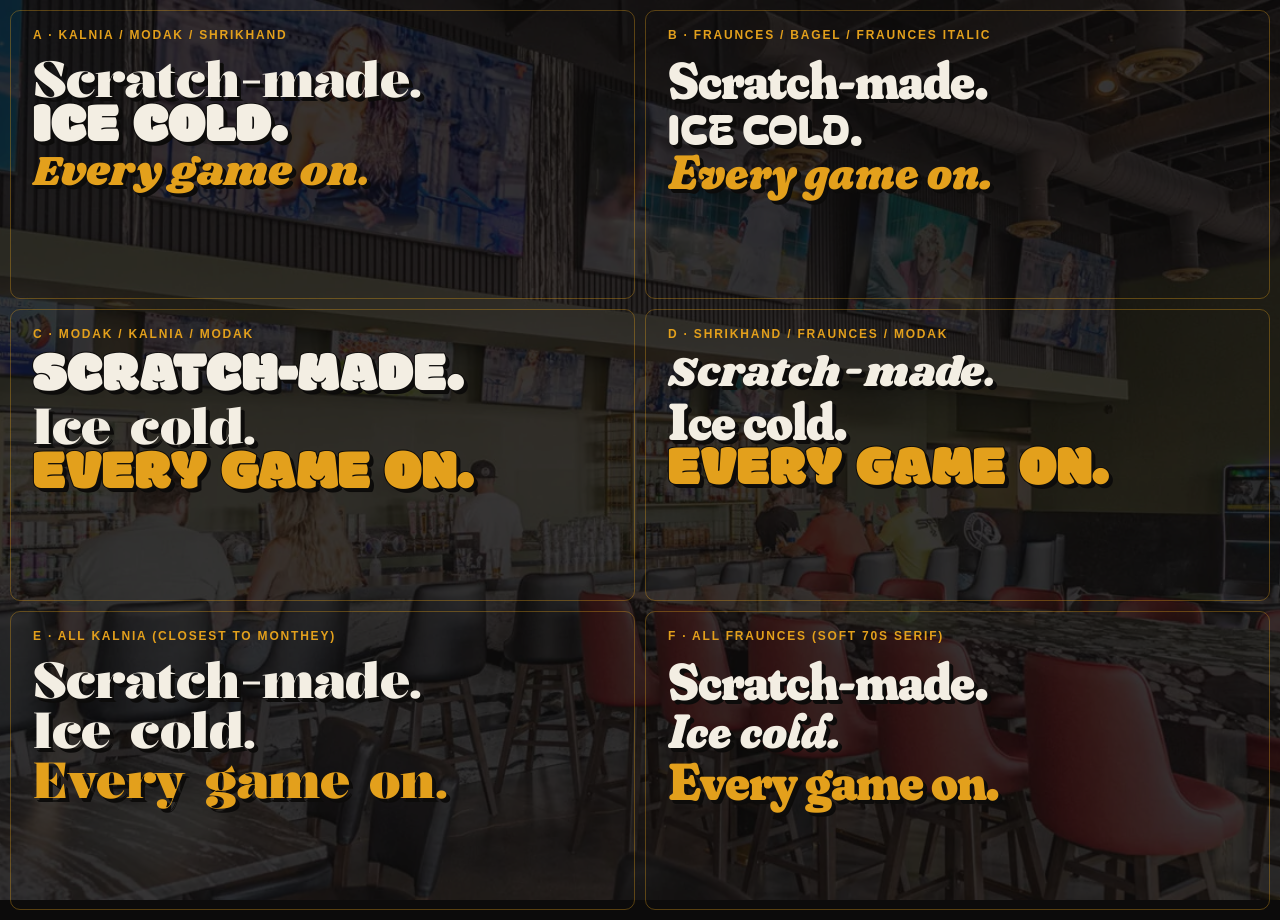
<file: _fonts-compare.html>
<!doctype html>
<html><head><meta charset="utf-8"><title>Font compare: mixed lines</title>
<link href="https://fonts.googleapis.com/css2?family=Kalnia:wght@600;700&family=Fraunces:ital,opsz,wght,SOFT,WONK@0,9..144,900,100,1;1,9..144,900,100,1&family=Modak&family=Shrikhand&family=Bagel+Fat+One&display=swap" rel="stylesheet">
<style>
body{margin:0;background:#0d0c0b url(assets/interior.webp) center/cover fixed;color:#f3eee3}
.grid{display:grid;grid-template-columns:1fr 1fr;gap:10px;padding:10px;background:rgba(13,12,11,.82);min-height:100vh}
.c{padding:14px 22px 20px;border:1px solid rgba(227,160,28,.35);border-radius:10px}
.c small{color:#e3a01c;font:600 12px/1 sans-serif;letter-spacing:.15em;text-transform:uppercase}
h1{margin:.35em 0 0;font-weight:400;line-height:1}
h1 span{display:block}
.sh{text-shadow:3px 3px 0 #0d0c0b,4px 4px 0 #0d0c0b}
.g{color:#e3a01c}
.kal{font-family:Kalnia;font-weight:700;font-size:50px;letter-spacing:-.01em}
.fra{font-family:Fraunces;font-weight:900;font-variation-settings:"SOFT" 100,"WONK" 1,"opsz" 144;font-size:52px;letter-spacing:-.02em}
.frai{font-family:Fraunces;font-style:italic;font-weight:900;font-variation-settings:"SOFT" 100,"WONK" 1,"opsz" 144;font-size:48px}
.mod{font-family:Modak;font-size:58px;line-height:.82;text-transform:uppercase;-webkit-text-stroke:2px #0d0c0b;paint-order:stroke fill}
.shr{font-family:Shrikhand;font-size:42px}
.bag{font-family:'Bagel Fat One';font-size:42px;text-transform:uppercase}
</style></head><body><div class="grid">
<div class="c"><small>A · Kalnia / Modak / Shrikhand</small><h1 class="sh"><span class="kal">Scratch-made.</span><span class="mod">Ice cold.</span><span class="shr g">Every game on.</span></h1></div>
<div class="c"><small>B · Fraunces / Bagel / Fraunces italic</small><h1 class="sh"><span class="fra">Scratch-made.</span><span class="bag">Ice cold.</span><span class="frai g">Every game on.</span></h1></div>
<div class="c"><small>C · Modak / Kalnia / Modak</small><h1 class="sh"><span class="mod">Scratch-made.</span><span class="kal">Ice cold.</span><span class="mod g">Every game on.</span></h1></div>
<div class="c"><small>D · Shrikhand / Fraunces / Modak</small><h1 class="sh"><span class="shr">Scratch-made.</span><span class="fra">Ice cold.</span><span class="mod g">Every game on.</span></h1></div>
<div class="c"><small>E · All Kalnia (closest to Monthey)</small><h1 class="sh"><span class="kal">Scratch-made.</span><span class="kal">Ice cold.</span><span class="kal g">Every game on.</span></h1></div>
<div class="c"><small>F · All Fraunces (soft 70s serif)</small><h1 class="sh"><span class="fra">Scratch-made.</span><span class="frai">Ice cold.</span><span class="fra g">Every game on.</span></h1></div>
</div></body></html>
</file>
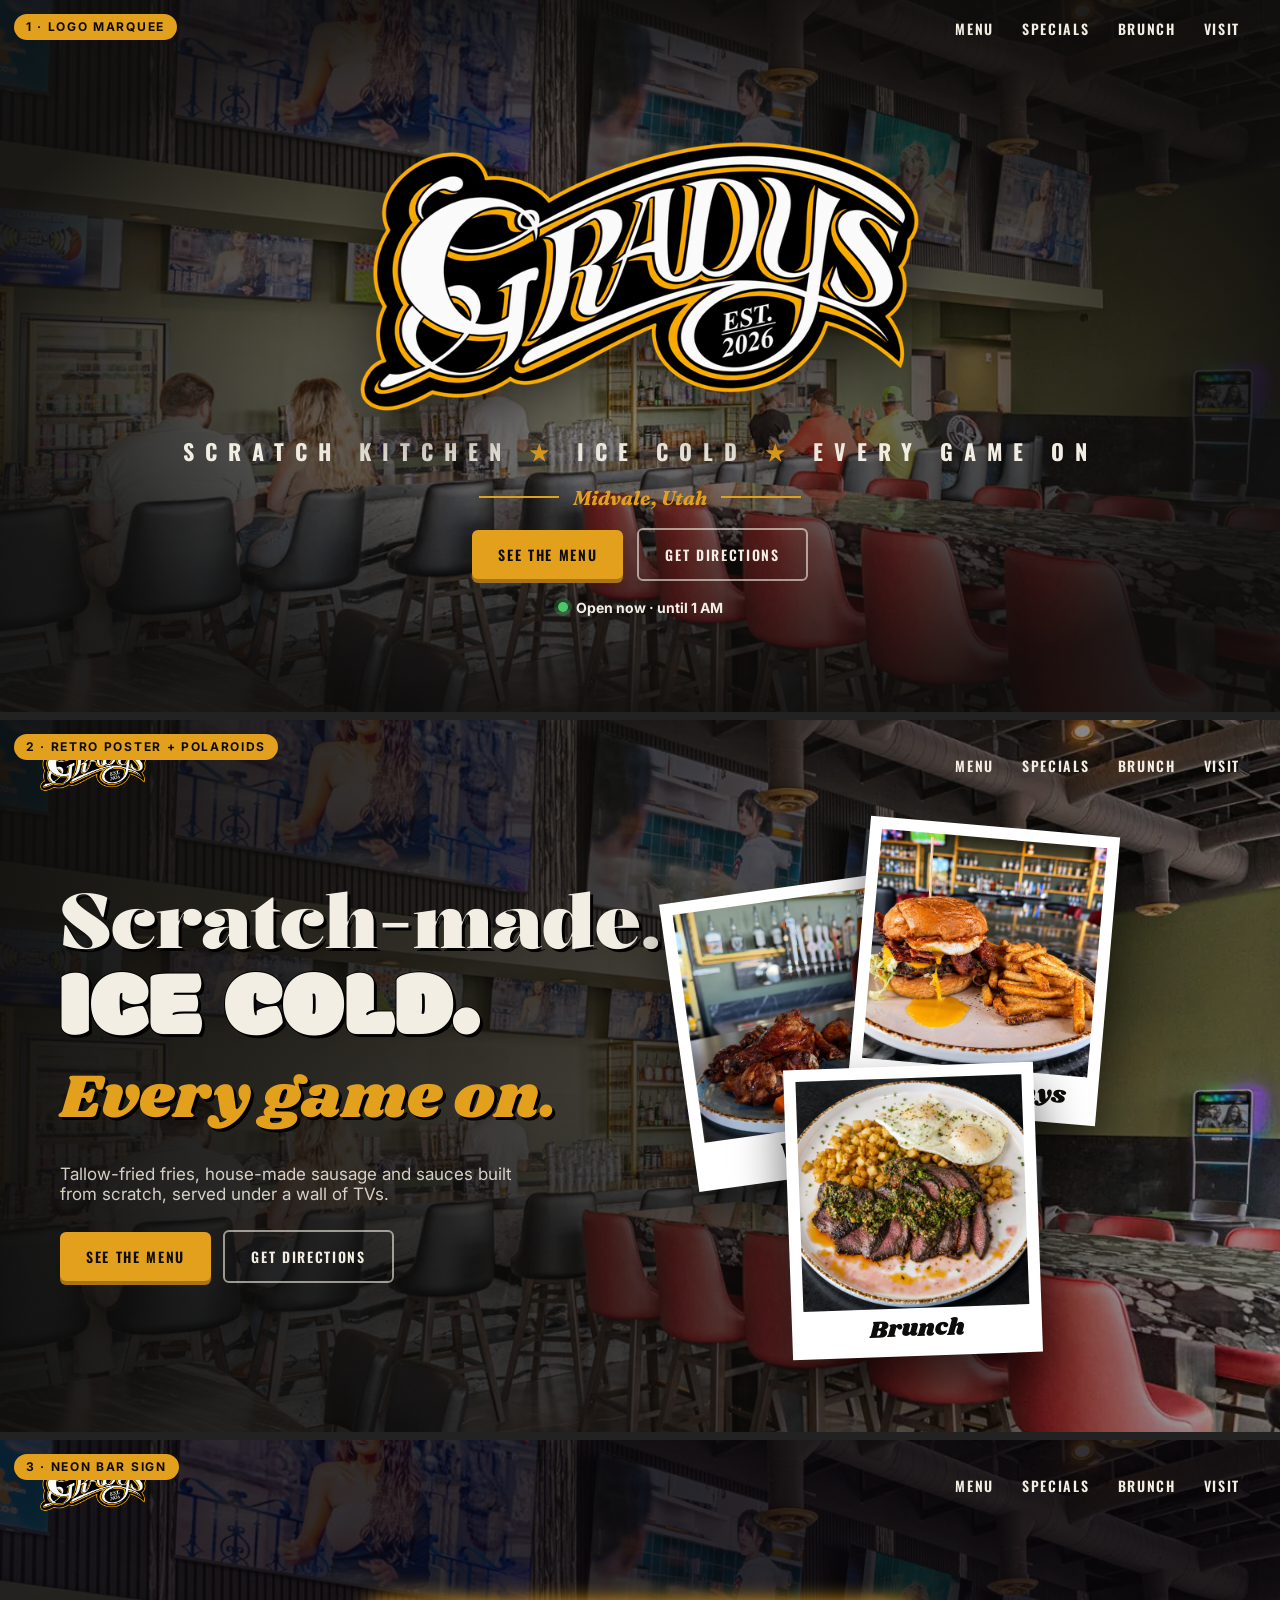
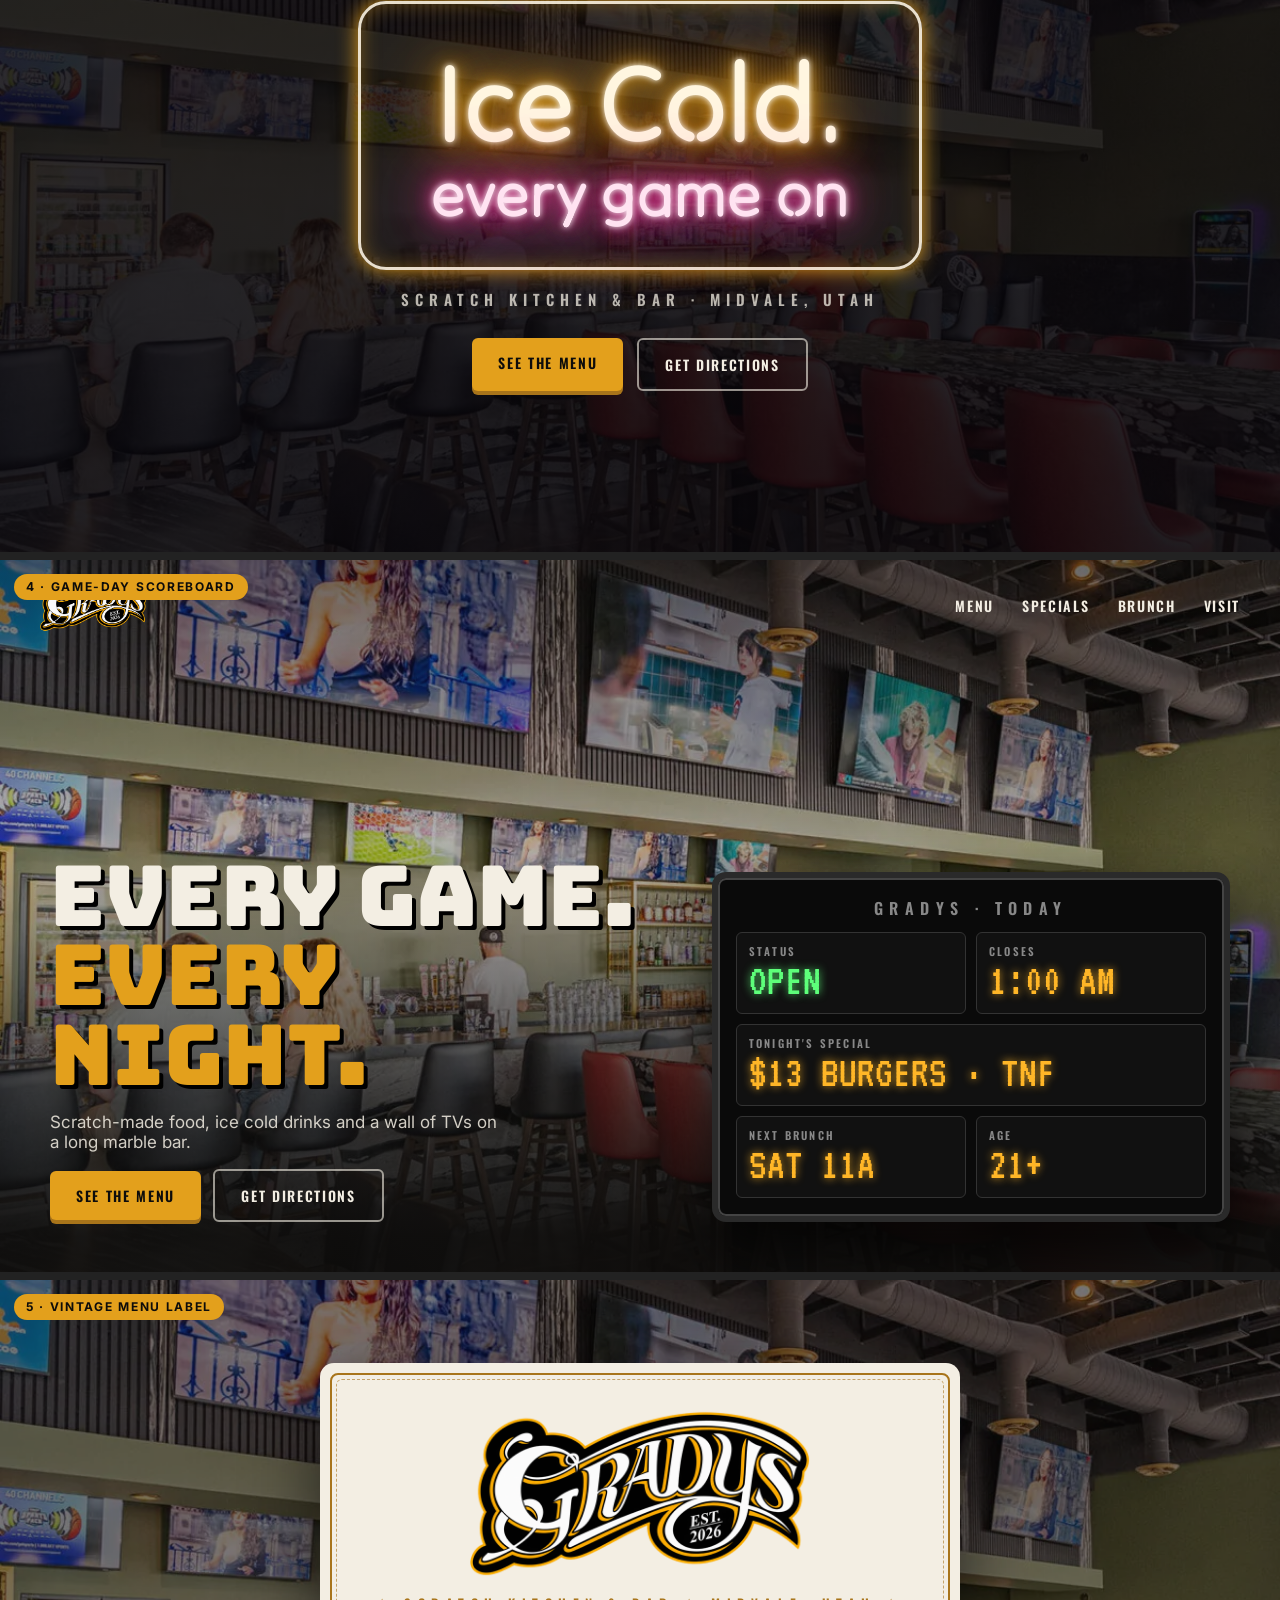
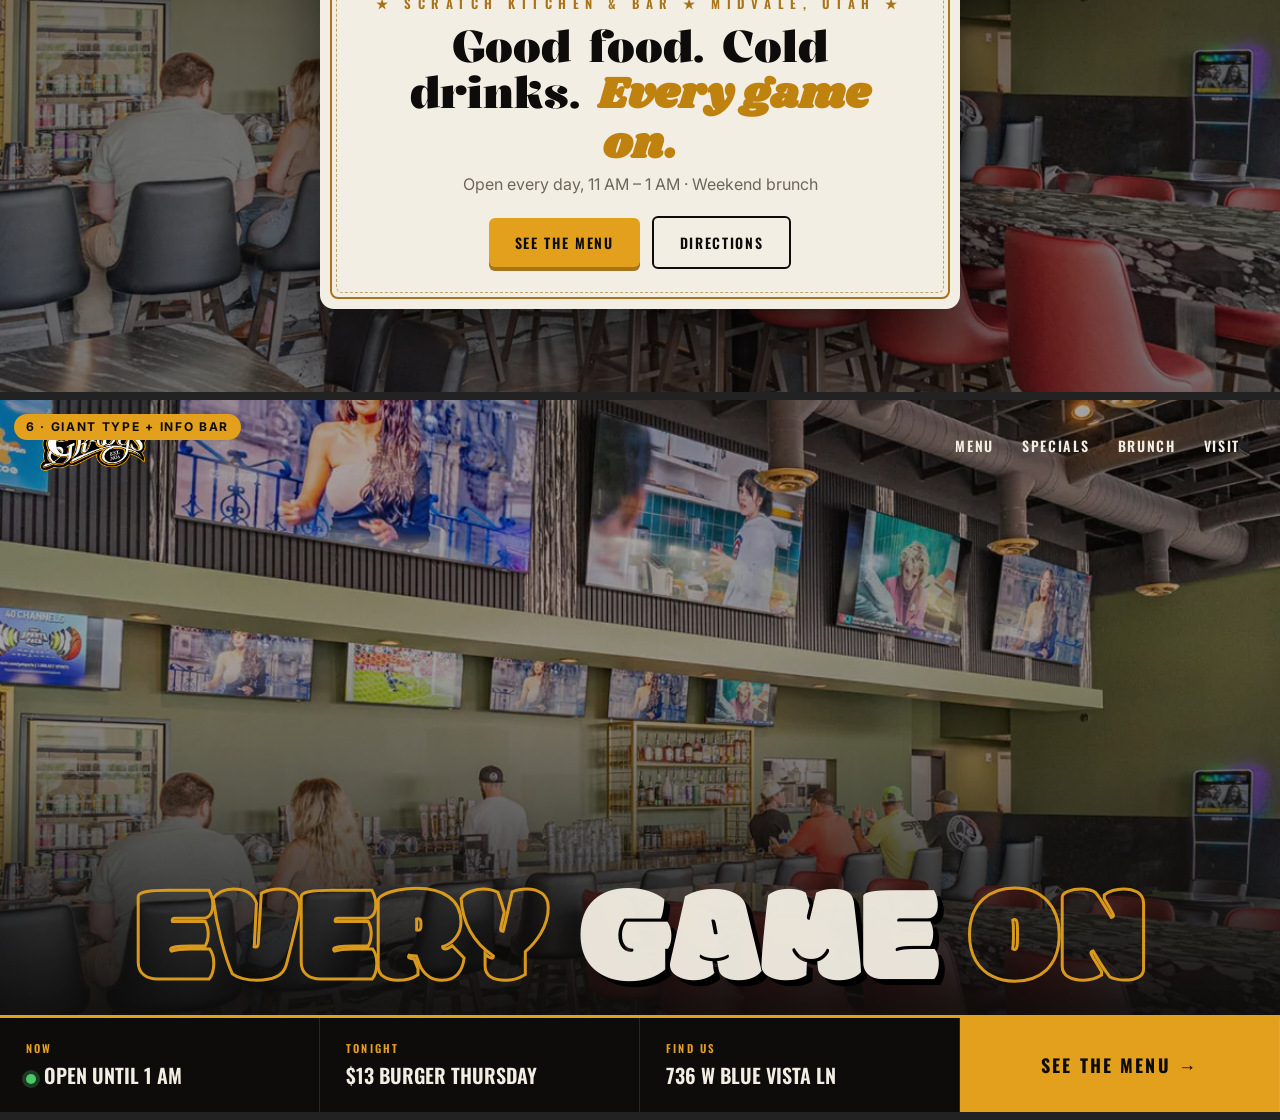
<file: _hero-mockups.html>
<!doctype html>
<html lang="en"><head><meta charset="utf-8"><meta name="viewport" content="width=device-width, initial-scale=1">
<title>Gradys header mockups</title>
<link href="https://fonts.googleapis.com/css2?family=Kalnia:wght@600;700&family=Modak&family=Shrikhand&family=Oswald:wght@500;600;700&family=Inter:wght@400;600;700&family=Tilt+Neon&family=Bungee&family=VT323&family=Fraunces:ital,opsz,wght,SOFT,WONK@1,9..144,900,100,1&display=swap" rel="stylesheet">
<style>
:root{--black:#0d0c0b;--gold:#e3a01c;--cream:#f3eee3;--bg:url(assets/interior.webp)}
*{box-sizing:border-box}body{margin:0;background:#222;font-family:Inter,sans-serif;color:var(--cream)}
.label{position:absolute;top:14px;left:14px;z-index:20;background:var(--gold);color:var(--black);font:700 12px/1 Inter;letter-spacing:.14em;text-transform:uppercase;padding:7px 12px;border-radius:999px}
.mock{position:relative;height:720px;overflow:hidden;border-bottom:8px solid #222}
.nav{position:absolute;top:0;left:0;right:0;z-index:10;display:flex;align-items:center;justify-content:space-between;padding:18px 40px}
.nav img{height:54px}.nav ul{display:flex;gap:28px;list-style:none;margin:0;padding:0;font:600 14px Oswald;letter-spacing:.12em;text-transform:uppercase}
.btn{display:inline-block;padding:14px 26px;border-radius:6px;font:600 14px Oswald;letter-spacing:.12em;text-transform:uppercase;text-decoration:none;background:var(--gold);color:var(--black);box-shadow:0 4px 0 #a8741a}
.btn.ghost{background:transparent;color:var(--cream);border:2px solid rgba(243,238,227,.6);box-shadow:none}
.pill{display:inline-flex;align-items:center;gap:8px;font-weight:700;font-size:14px}
.dot{width:10px;height:10px;border-radius:50%;background:#4cc76a;box-shadow:0 0 0 4px rgba(76,199,106,.25)}

/* 1 — Centered logo marquee */
.m1{background:radial-gradient(ellipse at center,rgba(13,12,11,.35),rgba(13,12,11,.92) 75%),var(--bg) center/cover;display:grid;place-items:center;text-align:center}
.m1 .in{display:grid;justify-items:center;gap:18px;padding-top:40px}
.m1 img.logo{width:560px;filter:drop-shadow(0 20px 40px rgba(0,0,0,.7))}
.m1 .tag{font:700 22px Oswald;letter-spacing:.5em;text-transform:uppercase;color:var(--cream)}
.m1 .tag b{color:var(--gold)}
.m1 .row{display:flex;gap:14px;align-items:center}
.m1 .rule{display:flex;align-items:center;gap:14px;color:var(--gold);font:italic 700 20px 'Fraunces'}
.m1 .rule::before,.m1 .rule::after{content:"";width:80px;height:2px;background:var(--gold)}

/* 2 — Poster split + polaroids */
.m2{background:linear-gradient(90deg,rgba(13,12,11,.95) 0%,rgba(13,12,11,.75) 50%,rgba(13,12,11,.35) 100%),var(--bg) center/cover;display:grid;grid-template-columns:1.1fr 1fr;align-items:center;padding:0 60px}
.m2 h1{margin:0;line-height:1;text-shadow:3px 3px 0 #000}
.m2 .l1{display:block;font:700 76px Kalnia}
.m2 .l2{display:block;font:96px/0.85 Modak;text-transform:uppercase;-webkit-text-stroke:2px #000;paint-order:stroke fill}
.m2 .l3{display:block;font:62px Shrikhand;color:var(--gold)}
.m2 p{max-width:460px;font-size:17px;opacity:.85;margin:20px 0 26px}
.pol{position:relative;height:520px}
.pol figure{position:absolute;margin:0;background:#fff;padding:12px 12px 44px;box-shadow:0 25px 50px rgba(0,0,0,.6);width:250px}
.pol img{width:100%;height:230px;object-fit:cover}
.pol figcaption{position:absolute;bottom:10px;left:0;right:0;text-align:center;font:24px Shrikhand;color:var(--black)}
.pol .a{left:10px;top:70px;transform:rotate(-8deg)}.pol .b{left:190px;top:10px;transform:rotate(5deg);z-index:2}.pol .c{left:120px;top:250px;transform:rotate(-2deg);z-index:3}

/* 3 — Neon sign */
.m3{background:linear-gradient(rgba(8,6,10,.82),rgba(8,6,10,.9)),var(--bg) center/cover;display:grid;place-items:center;text-align:center}
.neon{font-family:'Tilt Neon';font-size:110px;line-height:1.05;color:#fff6e0;text-shadow:0 0 6px #fff,0 0 18px var(--gold),0 0 40px var(--gold),0 0 80px #ff8a00;animation:flick 6s infinite}
.neon.pink{font-size:64px;color:#ffe3f1;text-shadow:0 0 6px #fff,0 0 18px #ff3fa4,0 0 40px #ff3fa4,0 0 80px #ff3fa4;animation-delay:1.3s}
@keyframes flick{0%,18%,22%,62%,64%,100%{opacity:1}20%,63%{opacity:.45}}
.m3 .sub{font:600 15px Oswald;letter-spacing:.4em;text-transform:uppercase;opacity:.75;margin-top:18px}
.m3 .row{display:flex;gap:14px;justify-content:center;margin-top:28px}
.m3 .frame{padding:40px 70px;border:3px solid rgba(255,246,224,.9);border-radius:28px;box-shadow:0 0 20px var(--gold),inset 0 0 20px rgba(227,160,28,.4)}

/* 4 — Scoreboard */
.m4{background:linear-gradient(0deg,rgba(13,12,11,.96) 5%,rgba(13,12,11,.3) 60%,rgba(13,12,11,.6)),var(--bg) center/cover;display:flex;align-items:flex-end;padding:0 50px 50px}
.m4 .wrap{width:100%;display:grid;grid-template-columns:1.2fr 1fr;gap:40px;align-items:end}
.m4 h1{font:84px/0.95 Bungee;margin:0;text-shadow:4px 4px 0 #000}
.m4 h1 span{color:var(--gold)}
.board{background:#0a0a0a;border:6px solid #2a2a2a;border-radius:14px;padding:18px;box-shadow:0 30px 60px rgba(0,0,0,.7),inset 0 0 0 2px #444}
.board h3{margin:0 0 12px;text-align:center;font:600 16px Oswald;letter-spacing:.4em;color:#888}
.cells{display:grid;grid-template-columns:1fr 1fr;gap:10px}
.cell{background:#111;border:1px solid #333;border-radius:6px;padding:10px 12px}
.cell small{display:block;font:600 11px Oswald;letter-spacing:.2em;color:#888;text-transform:uppercase}
.cell b{font:44px/1 VT323;color:#ffb627;text-shadow:0 0 8px rgba(255,182,39,.8)}
.cell b.g{color:#5dff7a;text-shadow:0 0 8px rgba(93,255,122,.8)}
.cell.wide{grid-column:span 2}

/* 5 — Vintage label frame */
.m5{background:var(--bg) center/cover;display:grid;place-items:center}
.m5::before{content:"";position:absolute;inset:0;background:rgba(13,12,11,.55)}
.label-card{position:relative;width:640px;background:var(--cream);color:var(--black);text-align:center;padding:46px 50px 40px;border-radius:14px;box-shadow:0 30px 70px rgba(0,0,0,.6)}
.label-card::before{content:"";position:absolute;inset:10px;border:2px solid #a8741a;border-radius:8px;pointer-events:none}
.label-card::after{content:"";position:absolute;inset:16px;border:1px dashed rgba(168,116,26,.6);border-radius:6px;pointer-events:none}
.label-card img{width:340px;margin:0 auto 10px}
.label-card .est{font:600 13px Oswald;letter-spacing:.5em;color:#a8741a}
.label-card h1{font:700 44px Kalnia;margin:10px 0 6px;line-height:1.05}
.label-card h1 em{font-family:Shrikhand;font-style:normal;color:#c0820f}
.label-card p{color:#6d665a;margin:0 0 22px}
.label-card .btn.ghost{color:var(--black);border-color:var(--black)}

/* 6 — Giant type over photo, info bar */
.m6{background:linear-gradient(0deg,rgba(13,12,11,.95) 15%,rgba(13,12,11,.35) 65%),var(--bg) center/cover}
.giant{position:absolute;left:0;right:0;bottom:110px;text-align:center;white-space:nowrap;font:clamp(80px,11vw,170px)/0.8 Modak;text-transform:uppercase;color:transparent;-webkit-text-stroke:3px var(--gold);letter-spacing:-.01em;opacity:.95}
.giant span{color:var(--cream);-webkit-text-stroke:0;text-shadow:6px 6px 0 #000}
.m6 .bar{position:absolute;left:0;right:0;bottom:0;display:grid;grid-template-columns:repeat(4,1fr);background:var(--black);border-top:3px solid var(--gold)}
.m6 .bar div{padding:22px 26px;border-right:1px solid rgba(243,238,227,.12)}
.m6 .bar small{display:block;font:600 11px Oswald;letter-spacing:.2em;text-transform:uppercase;color:var(--gold);margin-bottom:4px}
.m6 .bar b{font:600 20px Oswald;text-transform:uppercase}
.m6 .bar .cta{background:var(--gold);color:var(--black);display:grid;place-items:center;font:700 18px Oswald;letter-spacing:.12em;text-transform:uppercase}
</style></head><body>

<!-- 1 -->
<section class="mock m1"><span class="label">1 · Logo Marquee</span>
  <div class="nav"><span></span><ul><li>Menu</li><li>Specials</li><li>Brunch</li><li>Visit</li></ul></div>
  <div class="in">
    <img class="logo" src="assets/logo.png" alt="">
    <div class="tag">Scratch Kitchen <b>★</b> Ice Cold <b>★</b> Every Game On</div>
    <div class="rule">Midvale, Utah</div>
    <div class="row"><a class="btn">See the Menu</a><a class="btn ghost">Get Directions</a></div>
    <span class="pill"><span class="dot"></span>Open now · until 1 AM</span>
  </div>
</section>

<!-- 2 -->
<section class="mock m2"><span class="label">2 · Retro Poster + Polaroids</span>
  <div class="nav"><img src="assets/logo.png" alt=""><ul><li>Menu</li><li>Specials</li><li>Brunch</li><li>Visit</li></ul></div>
  <div>
    <h1><span class="l1">Scratch-made.</span><span class="l2">Ice cold.</span><span class="l3">Every game on.</span></h1>
    <p>Tallow-fried fries, house-made sausage and sauces built from scratch, served under a wall of TVs.</p>
    <a class="btn">See the Menu</a> &nbsp; <a class="btn ghost">Get Directions</a>
  </div>
  <div class="pol">
    <figure class="a"><img src="assets/wings-beer.jpg" alt=""><figcaption>Wings</figcaption></figure>
    <figure class="b"><img src="assets/burger-egg.jpg" alt=""><figcaption>$13 Thursdays</figcaption></figure>
    <figure class="c"><img src="assets/steak-eggs.jpg" alt=""><figcaption>Brunch</figcaption></figure>
  </div>
</section>

<!-- 3 -->
<section class="mock m3"><span class="label">3 · Neon Bar Sign</span>
  <div class="nav"><img src="assets/logo.png" alt=""><ul><li>Menu</li><li>Specials</li><li>Brunch</li><li>Visit</li></ul></div>
  <div>
    <div class="frame"><div class="neon">Ice Cold.</div><div class="neon pink">every game on</div></div>
    <div class="sub">Scratch Kitchen &amp; Bar · Midvale, Utah</div>
    <div class="row"><a class="btn">See the Menu</a><a class="btn ghost">Get Directions</a></div>
  </div>
</section>

<!-- 4 -->
<section class="mock m4"><span class="label">4 · Game-Day Scoreboard</span>
  <div class="nav"><img src="assets/logo.png" alt=""><ul><li>Menu</li><li>Specials</li><li>Brunch</li><li>Visit</li></ul></div>
  <div class="wrap">
    <div>
      <h1>Every game.<br><span>Every night.</span></h1>
      <p style="max-width:460px;opacity:.85;font-size:17px">Scratch-made food, ice cold drinks and a wall of TVs on a long marble bar.</p>
      <a class="btn">See the Menu</a> &nbsp; <a class="btn ghost">Get Directions</a>
    </div>
    <div class="board"><h3>GRADYS · TODAY</h3>
      <div class="cells">
        <div class="cell"><small>Status</small><b class="g">OPEN</b></div>
        <div class="cell"><small>Closes</small><b>1:00 AM</b></div>
        <div class="cell wide"><small>Tonight's special</small><b>$13 BURGERS · TNF</b></div>
        <div class="cell"><small>Next brunch</small><b>SAT 11A</b></div>
        <div class="cell"><small>Age</small><b>21+</b></div>
      </div>
    </div>
  </div>
</section>

<!-- 5 -->
<section class="mock m5"><span class="label">5 · Vintage Menu Label</span>
  <div class="label-card">
    <img src="assets/logo.png" alt="">
    <div class="est">★ SCRATCH KITCHEN &amp; BAR ★ MIDVALE, UTAH ★</div>
    <h1>Good food. Cold drinks. <em>Every game on.</em></h1>
    <p>Open every day, 11 AM – 1 AM · Weekend brunch</p>
    <a class="btn">See the Menu</a> &nbsp; <a class="btn ghost">Directions</a>
  </div>
</section>

<!-- 6 -->
<section class="mock m6"><span class="label">6 · Giant Type + Info Bar</span>
  <div class="nav"><img src="assets/logo.png" alt=""><ul><li>Menu</li><li>Specials</li><li>Brunch</li><li>Visit</li></ul></div>
  <div class="giant">Every <span>Game</span> On</div>
  <div class="bar">
    <div><small>Now</small><b><span class="dot" style="display:inline-block;margin-right:8px"></span>Open until 1 AM</b></div>
    <div><small>Tonight</small><b>$13 Burger Thursday</b></div>
    <div><small>Find us</small><b>736 W Blue Vista Ln</b></div>
    <div class="cta">See the Menu →</div>
  </div>
</section>

</body></html>
</file>
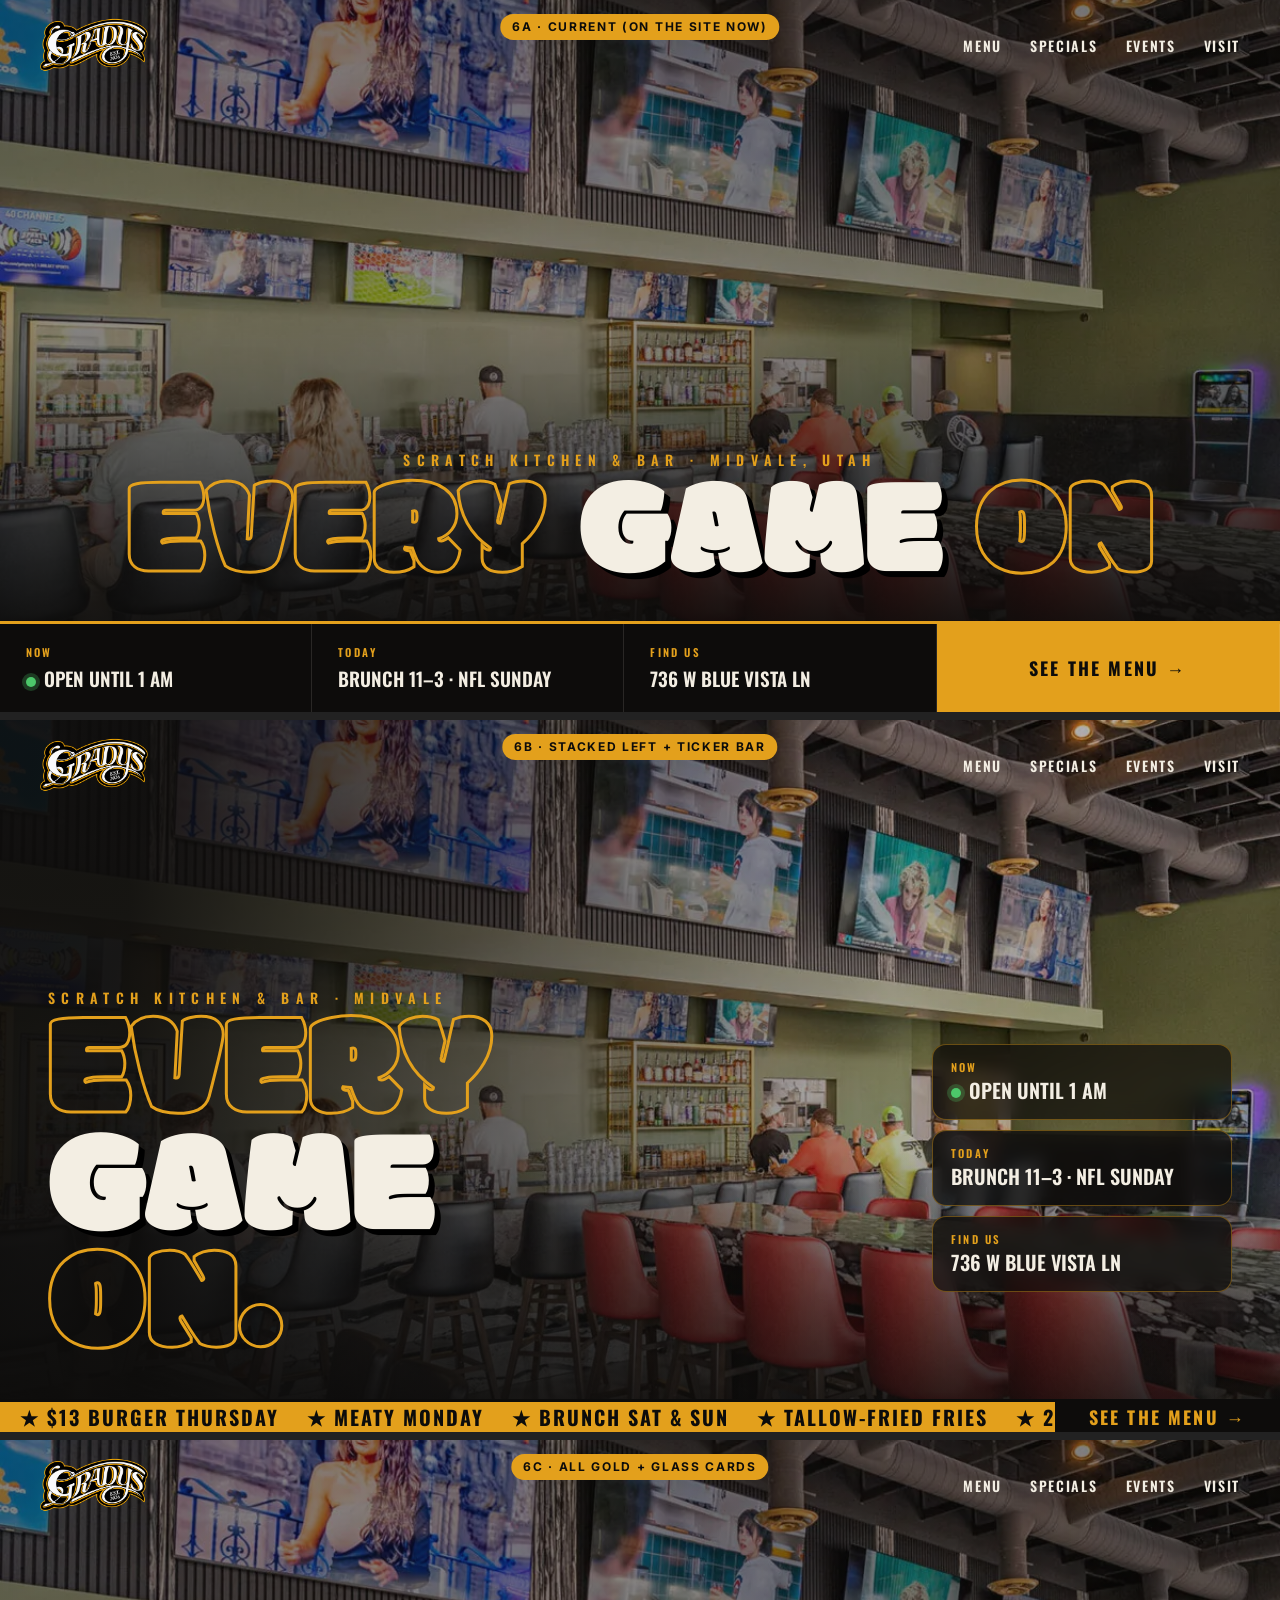
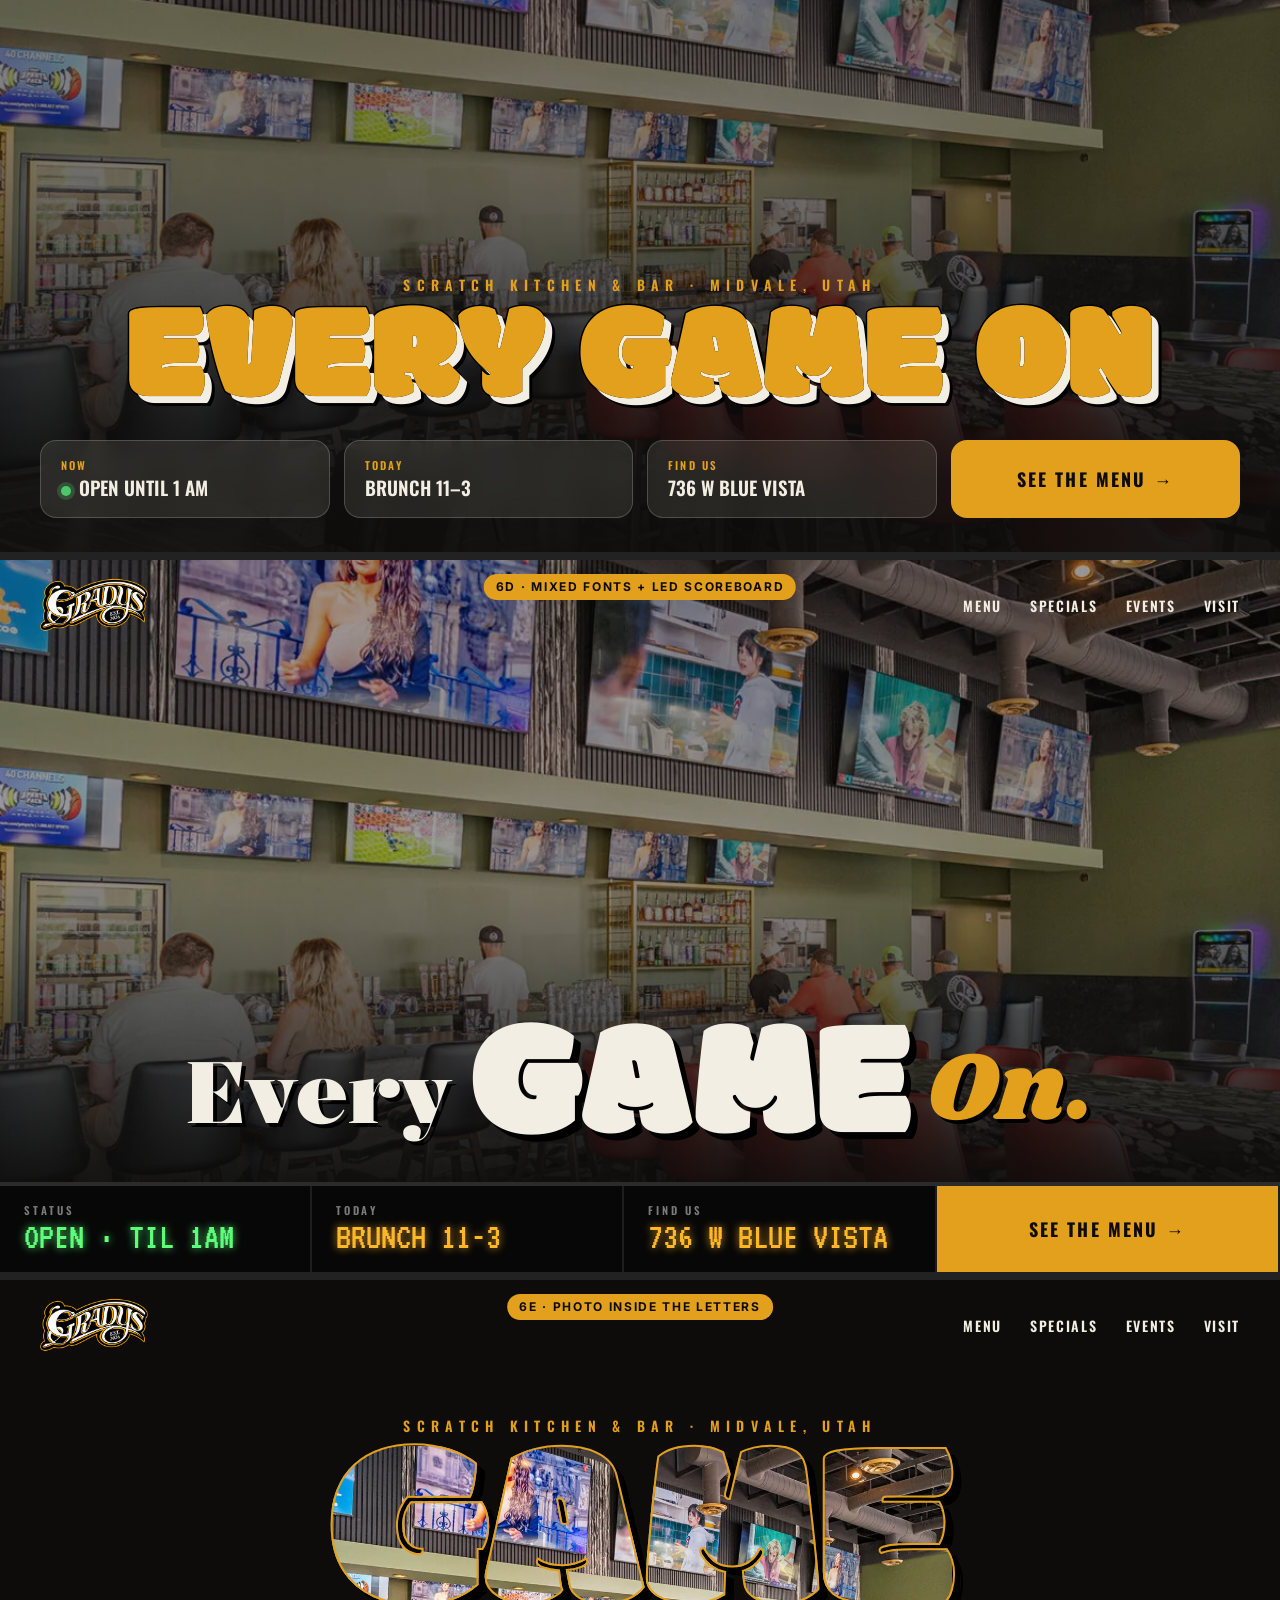
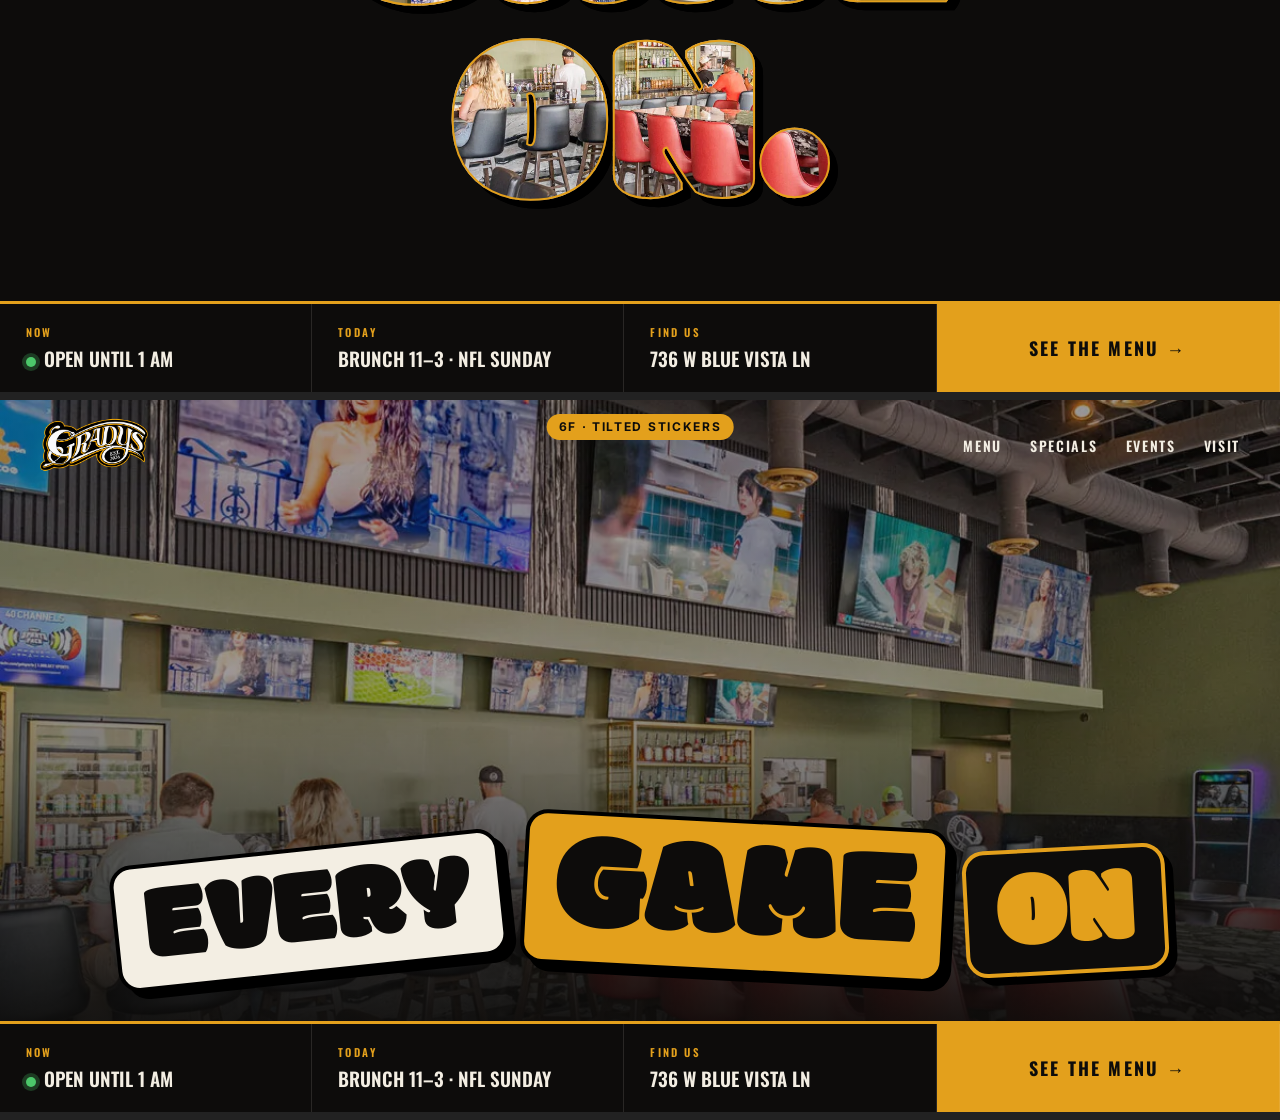
<file: _hero6-mockups.html>
<!doctype html>
<html lang="en"><head><meta charset="utf-8"><meta name="viewport" content="width=device-width, initial-scale=1">
<title>Gradys header 6 variations</title>
<link href="https://fonts.googleapis.com/css2?family=Kalnia:wght@700&family=Modak&family=Shrikhand&family=Oswald:wght@500;600;700&family=Inter:wght@400;600;700&family=VT323&display=swap" rel="stylesheet">
<style>
:root{--black:#0d0c0b;--gold:#e3a01c;--gold2:#f4c35a;--cream:#f3eee3;--bg:url(assets/interior.webp)}
*{box-sizing:border-box}body{margin:0;background:#222;font-family:Inter,sans-serif;color:var(--cream)}
.label{position:absolute;top:14px;left:50%;transform:translateX(-50%);z-index:20;background:var(--gold);color:var(--black);font:700 12px/1 Inter;letter-spacing:.14em;text-transform:uppercase;padding:7px 12px;border-radius:999px}
.mock{position:relative;height:720px;overflow:hidden;border-bottom:8px solid #222;display:flex;flex-direction:column;justify-content:flex-end}
.nav{position:absolute;top:0;left:0;right:0;z-index:10;display:flex;align-items:center;justify-content:space-between;padding:18px 40px}
.nav img{height:54px}.nav ul{display:flex;gap:28px;list-style:none;margin:0;padding:0;font:600 14px Oswald;letter-spacing:.12em;text-transform:uppercase}
.dot{display:inline-block;width:10px;height:10px;border-radius:50%;background:#4cc76a;box-shadow:0 0 0 4px rgba(76,199,106,.25);margin-right:8px;vertical-align:middle}
.kick{font:600 14px Oswald;letter-spacing:.45em;text-transform:uppercase;color:var(--gold);margin:0 0 10px}
.out{color:transparent;-webkit-text-stroke:3px var(--gold)}
.fill{color:var(--cream);text-shadow:6px 6px 0 #000}
.bar{display:grid;grid-template-columns:repeat(3,1fr) 1.1fr;background:var(--black);border-top:3px solid var(--gold)}
.bar div{padding:20px 26px;border-right:1px solid rgba(243,238,227,.12)}
.bar small{display:block;font:600 11px Oswald;letter-spacing:.2em;text-transform:uppercase;color:var(--gold);margin-bottom:4px}
.bar b{font:600 19px Oswald;text-transform:uppercase}
.bar .cta{background:var(--gold);color:var(--black);display:grid;place-items:center;font:700 18px Oswald;letter-spacing:.12em;text-transform:uppercase}

/* 6A — current */
.a{background:linear-gradient(0deg,rgba(13,12,11,.96) 12%,rgba(13,12,11,.45) 55%,rgba(13,12,11,.55)),var(--bg) center/cover}
.a .g{text-align:center;padding-bottom:26px}
.a h1{margin:0;font:clamp(80px,11vw,170px)/.82 Modak;text-transform:uppercase;white-space:nowrap}

/* 6B — stacked left + ticker bar */
.b{background:linear-gradient(90deg,rgba(13,12,11,.95) 10%,rgba(13,12,11,.3) 70%),linear-gradient(0deg,rgba(13,12,11,.9),transparent 40%),var(--bg) center/cover}
.b .g{padding:0 48px 30px}
.b h1{margin:0;font:150px/.78 Modak;text-transform:uppercase}
.b h1 span{display:block}
.b .side{position:absolute;right:48px;bottom:140px;width:300px;display:grid;gap:10px}
.b .card{background:rgba(13,12,11,.7);backdrop-filter:blur(8px);border:1px solid rgba(227,160,28,.4);border-radius:14px;padding:14px 18px}
.b .card small{display:block;font:600 11px Oswald;letter-spacing:.2em;color:var(--gold);text-transform:uppercase}
.b .card b{font:600 20px Oswald;text-transform:uppercase}
.tick{display:flex;align-items:stretch;background:var(--gold);color:var(--black);border-top:3px solid var(--black)}
.tick .run{flex:1;overflow:hidden;display:flex;align-items:center}
.tick .t{display:flex;gap:28px;white-space:nowrap;font:700 20px Oswald;text-transform:uppercase;letter-spacing:.1em;animation:mq 25s linear infinite;padding-left:20px}
@keyframes mq{to{transform:translateX(-50%)}}
.tick .cta{background:var(--black);color:var(--gold);display:grid;place-items:center;padding:0 34px;font:700 18px Oswald;letter-spacing:.12em;text-transform:uppercase}

/* 6C — all gold with glass cards */
.c{background:linear-gradient(0deg,rgba(13,12,11,.95) 10%,rgba(13,12,11,.5) 60%),var(--bg) center/cover}
.c .g{text-align:center;padding-bottom:20px}
.c h1{margin:0;font:clamp(80px,11vw,170px)/.82 Modak;text-transform:uppercase;white-space:nowrap;color:var(--gold);-webkit-text-stroke:3px #000;paint-order:stroke fill;text-shadow:0 0 0 #000,7px 7px 0 var(--cream),10px 10px 0 #000}
.cards{display:grid;grid-template-columns:repeat(4,1fr);gap:14px;padding:0 40px 34px}
.cards div{background:rgba(243,238,227,.1);backdrop-filter:blur(10px);border:1px solid rgba(243,238,227,.2);border-radius:16px;padding:16px 20px}
.cards small{display:block;font:600 11px Oswald;letter-spacing:.2em;color:var(--gold);text-transform:uppercase}
.cards b{font:600 19px Oswald;text-transform:uppercase}
.cards .cta{background:var(--gold);color:var(--black);display:grid;place-items:center;font:700 18px Oswald;letter-spacing:.12em;text-transform:uppercase;border:0}

/* 6D — mixed fonts + LED scoreboard bar */
.d{background:linear-gradient(0deg,rgba(13,12,11,.96) 12%,rgba(13,12,11,.4) 60%),var(--bg) center/cover}
.d .g{text-align:center;padding-bottom:22px;line-height:.85}
.d .w1{font:700 86px Kalnia;color:var(--cream);text-shadow:4px 4px 0 #000;vertical-align:middle}
.d .w2{font:170px/.8 Modak;text-transform:uppercase;color:var(--cream);text-shadow:7px 7px 0 #000;vertical-align:middle;margin:0 18px}
.d .w3{font:96px Shrikhand;color:var(--gold);text-shadow:4px 4px 0 #000;vertical-align:middle}
.led{display:grid;grid-template-columns:repeat(3,1fr) 1.1fr;background:#070707;border-top:4px solid #2b2b2b}
.led div{padding:16px 24px;border-right:2px solid #1d1d1d}
.led small{display:block;font:600 11px Oswald;letter-spacing:.25em;color:#7b7b7b;text-transform:uppercase}
.led b{font:38px/1 VT323;color:#ffb627;text-shadow:0 0 8px rgba(255,182,39,.8)}
.led b.gr{color:#5dff7a;text-shadow:0 0 8px rgba(93,255,122,.8)}
.led .cta{background:var(--gold);display:grid;place-items:center;font:700 18px Oswald;letter-spacing:.12em;text-transform:uppercase;color:var(--black)}

/* 6E — photo inside the letters */
.e{background:var(--black)}
.e .g{flex:1;display:grid;place-items:center;text-align:center;padding-top:70px}
.e h1{margin:0;font:clamp(140px,19vw,280px)/.8 Modak;text-transform:uppercase;background:var(--bg) center 40%/cover;-webkit-background-clip:text;background-clip:text;color:transparent;-webkit-text-stroke:2px var(--gold);filter:drop-shadow(8px 8px 0 #000)}
.e h1 span{display:block}
.e .kick{text-align:center}

/* 6F — tilted sticker type */
.f{background:linear-gradient(0deg,rgba(13,12,11,.96) 12%,rgba(13,12,11,.4) 60%),var(--bg) center/cover}
.f .g{display:flex;justify-content:center;align-items:center;gap:18px;padding-bottom:34px}
.stk{font:110px/.9 Modak;text-transform:uppercase;padding:14px 28px 6px;border-radius:22px;border:4px solid #000;box-shadow:8px 8px 0 #000}
.stk.s1{background:var(--cream);color:var(--black);transform:rotate(-6deg)}
.stk.s2{background:var(--gold);color:var(--black);transform:rotate(3deg) translateY(-14px);font-size:140px}
.stk.s3{background:var(--black);color:var(--gold);border-color:var(--gold);transform:rotate(-3deg)}
</style></head><body>

<section class="mock a"><span class="label">6A · Current (on the site now)</span>
  <div class="nav"><img src="assets/logo.png" alt=""><ul><li>Menu</li><li>Specials</li><li>Events</li><li>Visit</li></ul></div>
  <div class="g"><p class="kick">Scratch Kitchen &amp; Bar · Midvale, Utah</p><h1><span class="out">Every</span> <span class="fill">Game</span> <span class="out">On</span></h1></div>
  <div class="bar"><div><small>Now</small><b><span class="dot"></span>Open until 1 AM</b></div><div><small>Today</small><b>Brunch 11–3 · NFL Sunday</b></div><div><small>Find us</small><b>736 W Blue Vista Ln</b></div><div class="cta">See the Menu →</div></div>
</section>

<section class="mock b"><span class="label">6B · Stacked Left + Ticker Bar</span>
  <div class="nav"><img src="assets/logo.png" alt=""><ul><li>Menu</li><li>Specials</li><li>Events</li><li>Visit</li></ul></div>
  <div class="side">
    <div class="card"><small>Now</small><b><span class="dot"></span>Open until 1 AM</b></div>
    <div class="card"><small>Today</small><b>Brunch 11–3 · NFL Sunday</b></div>
    <div class="card"><small>Find us</small><b>736 W Blue Vista Ln</b></div>
  </div>
  <div class="g"><p class="kick">Scratch Kitchen &amp; Bar · Midvale</p><h1><span class="out">Every</span><span class="fill">Game</span><span class="out">On.</span></h1></div>
  <div class="tick"><div class="run"><div class="t"><span>★ $13 Burger Thursday</span><span>★ Meaty Monday</span><span>★ Brunch Sat &amp; Sun</span><span>★ Tallow-fried fries</span><span>★ 21+ · Bring your ID</span><span>★ $13 Burger Thursday</span><span>★ Meaty Monday</span><span>★ Brunch Sat &amp; Sun</span><span>★ Tallow-fried fries</span><span>★ 21+ · Bring your ID</span></div></div><div class="cta">See the Menu →</div></div>
</section>

<section class="mock c"><span class="label">6C · All Gold + Glass Cards</span>
  <div class="nav"><img src="assets/logo.png" alt=""><ul><li>Menu</li><li>Specials</li><li>Events</li><li>Visit</li></ul></div>
  <div class="g"><p class="kick">Scratch Kitchen &amp; Bar · Midvale, Utah</p><h1>Every Game On</h1></div>
  <div class="cards"><div><small>Now</small><b><span class="dot"></span>Open until 1 AM</b></div><div><small>Today</small><b>Brunch 11–3</b></div><div><small>Find us</small><b>736 W Blue Vista</b></div><div class="cta">See the Menu →</div></div>
</section>

<section class="mock d"><span class="label">6D · Mixed Fonts + LED Scoreboard</span>
  <div class="nav"><img src="assets/logo.png" alt=""><ul><li>Menu</li><li>Specials</li><li>Events</li><li>Visit</li></ul></div>
  <div class="g"><span class="w1">Every</span><span class="w2">Game</span><span class="w3">On.</span></div>
  <div class="led"><div><small>Status</small><b class="gr">OPEN · TIL 1AM</b></div><div><small>Today</small><b>BRUNCH 11-3</b></div><div><small>Find us</small><b>736 W BLUE VISTA</b></div><div class="cta">See the Menu →</div></div>
</section>

<section class="mock e"><span class="label">6E · Photo Inside the Letters</span>
  <div class="nav"><img src="assets/logo.png" alt=""><ul><li>Menu</li><li>Specials</li><li>Events</li><li>Visit</li></ul></div>
  <div class="g"><div><p class="kick">Scratch Kitchen &amp; Bar · Midvale, Utah</p><h1><span>Game</span><span>On.</span></h1></div></div>
  <div class="bar"><div><small>Now</small><b><span class="dot"></span>Open until 1 AM</b></div><div><small>Today</small><b>Brunch 11–3 · NFL Sunday</b></div><div><small>Find us</small><b>736 W Blue Vista Ln</b></div><div class="cta">See the Menu →</div></div>
</section>

<section class="mock f"><span class="label">6F · Tilted Stickers</span>
  <div class="nav"><img src="assets/logo.png" alt=""><ul><li>Menu</li><li>Specials</li><li>Events</li><li>Visit</li></ul></div>
  <div class="g"><span class="stk s1">Every</span><span class="stk s2">Game</span><span class="stk s3">On</span></div>
  <div class="bar"><div><small>Now</small><b><span class="dot"></span>Open until 1 AM</b></div><div><small>Today</small><b>Brunch 11–3 · NFL Sunday</b></div><div><small>Find us</small><b>736 W Blue Vista Ln</b></div><div class="cta">See the Menu →</div></div>
</section>

</body></html>
</file>
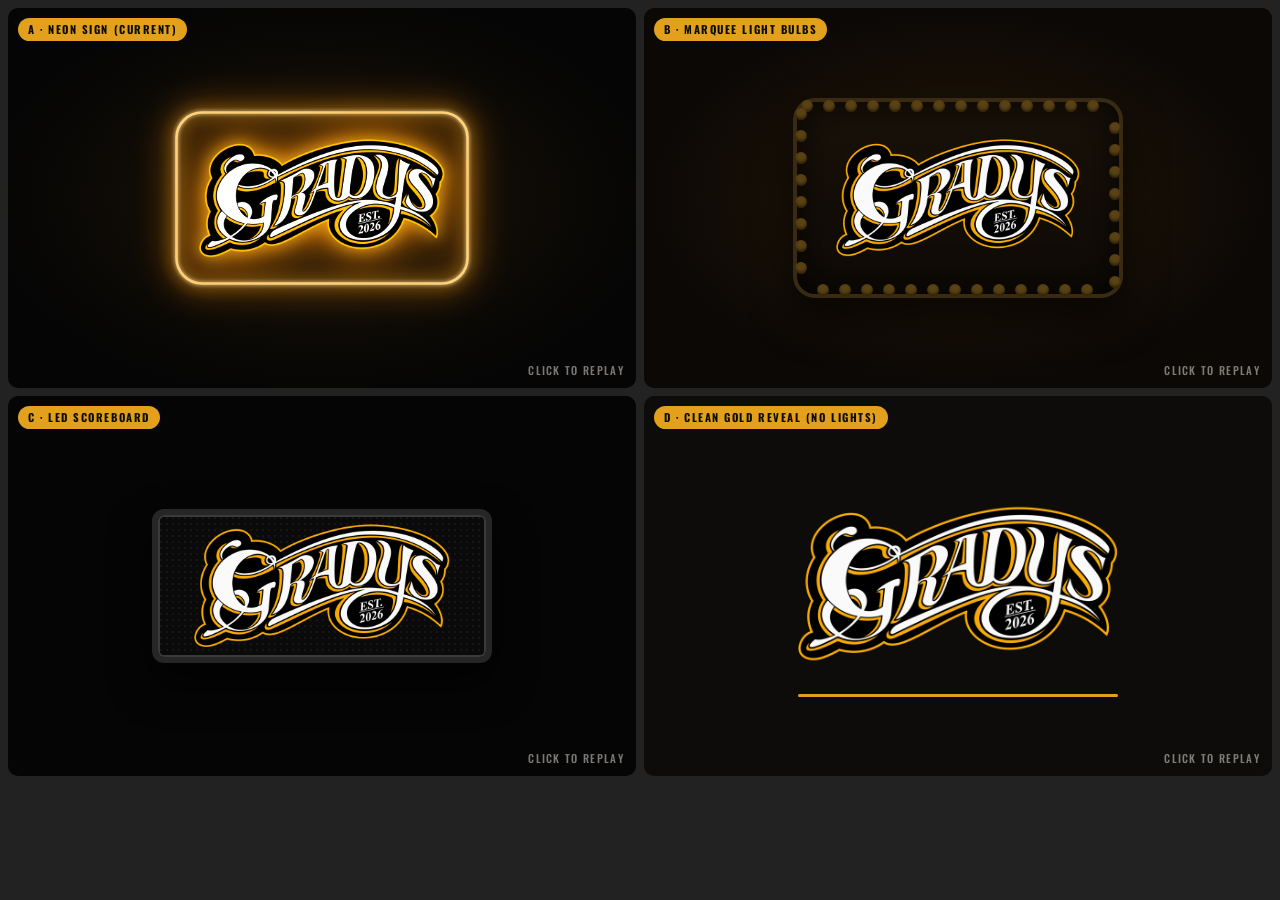
<file: _loader-mockups.html>
<!doctype html>
<html lang="en"><head><meta charset="utf-8"><meta name="viewport" content="width=device-width, initial-scale=1">
<title>Gradys loader options</title>
<link href="https://fonts.googleapis.com/css2?family=Oswald:wght@500;600;700&family=Playfair+Display:ital,wght@1,700&family=VT323&display=swap" rel="stylesheet">
<style>
:root{--gold:#e3a01c;--gold2:#f4c35a;--cream:#f3eee3;--black:#0d0c0b}
*{box-sizing:border-box}body{margin:0;background:#222;font-family:Oswald,sans-serif;color:var(--cream)}
.grid{display:grid;grid-template-columns:1fr 1fr;gap:8px;padding:8px}
.box{position:relative;height:380px;overflow:hidden;border-radius:10px;display:grid;place-items:center;cursor:pointer}
.tag{position:absolute;top:10px;left:10px;z-index:5;background:var(--gold);color:var(--black);font:700 11px/1 Oswald;letter-spacing:.14em;text-transform:uppercase;padding:6px 10px;border-radius:999px}
.hint{position:absolute;bottom:10px;right:12px;font:500 11px Oswald;letter-spacing:.12em;opacity:.5;text-transform:uppercase}
.replay .anim,.replay .anim *{animation:none!important}

/* A — Neon (current) */
.a{background:radial-gradient(ellipse,#1c1408,#050505 75%)}
.a .sign{position:relative;width:300px;aspect-ratio:400/240;display:grid;place-items:center}
.a svg{position:absolute;inset:0;width:100%;height:100%;overflow:visible}
.a rect{fill:none;stroke:#ffd27a;stroke-width:3.5;stroke-dasharray:1000;stroke-dashoffset:1000;filter:drop-shadow(0 0 3px #ffe7b0) drop-shadow(0 0 10px #e3a01c) drop-shadow(0 0 22px #ff8a00);animation:draw 1s .15s forwards}
.a img{width:82%;opacity:0;filter:brightness(1.15) drop-shadow(0 0 8px #e3a01c) drop-shadow(0 0 20px #ff8a00);animation:on 1.2s .35s steps(1,end) forwards}
@keyframes draw{to{stroke-dashoffset:0}}
@keyframes on{0%{opacity:0}8%{opacity:.9}12%{opacity:.15}20%{opacity:1}24%{opacity:.3}34%{opacity:1}38%{opacity:.55}44%,100%{opacity:1}}

/* B — Marquee bulbs (vintage theater / bar sign) */
.b{background:radial-gradient(ellipse,#2a1a06,#0b0806 70%)}
.marq{position:relative;width:330px;height:200px;border-radius:22px;background:linear-gradient(#1a1209,#0e0a06);border:4px solid #3a2a12;box-shadow:inset 0 0 40px rgba(0,0,0,.8),0 20px 40px rgba(0,0,0,.6);display:grid;place-items:center}
.marq img{width:76%;opacity:0;transform:scale(.92);animation:pop .7s .9s cubic-bezier(.2,.8,.2,1.2) forwards}
.bulb{position:absolute;width:12px;height:12px;border-radius:50%;background:#5a4214;box-shadow:inset 0 -2px 3px rgba(0,0,0,.5);animation:bulb .9s infinite}
@keyframes bulb{0%,100%{background:#5a4214;box-shadow:inset 0 -2px 3px rgba(0,0,0,.5)}40%,60%{background:#fff4c9;box-shadow:0 0 6px #fff1b8,0 0 14px #f4c35a,0 0 26px #e3a01c}}
@keyframes pop{to{opacity:1;transform:none}}

/* C — LED scoreboard dot-matrix */
.c{background:#050505}
.led{position:relative;width:340px;padding:22px 20px;border-radius:12px;background:#0a0a0a;border:6px solid #262626;box-shadow:inset 0 0 0 2px #3a3a3a,0 20px 40px rgba(0,0,0,.7);text-align:center;
  background-image:radial-gradient(circle,#161616 1.2px,transparent 1.4px);background-size:6px 6px}
.led .t{font:64px/1 VT323;letter-spacing:.14em;color:#ffb627;text-shadow:0 0 6px rgba(255,182,39,.9),0 0 16px rgba(255,140,0,.6)}
.led .t span{opacity:0;animation:ledOn .05s forwards}
.led .s{font:26px/1 VT323;letter-spacing:.2em;color:#5dff7a;text-shadow:0 0 8px rgba(93,255,122,.8);margin-top:8px;opacity:0;animation:blink 1s 1.1s steps(2,end) 2 forwards}
.led img{position:absolute;inset:0;margin:auto;width:78%;opacity:0;animation:swap .5s 2s forwards}
.led .t,.led .s{animation-fill-mode:forwards}
.c .fadeout{animation:fo .4s 1.9s forwards}
@keyframes ledOn{to{opacity:1}}@keyframes blink{0%{opacity:0}50%,100%{opacity:1}}
@keyframes swap{to{opacity:1}}@keyframes fo{to{opacity:0}}

/* D — Clean logo reveal (no lights): gold wipe + shine */
.d{background:var(--black)}
.d .wrap{position:relative;width:320px}
.d img{width:100%;clip-path:inset(0 100% 0 0);animation:wipe 1s .2s cubic-bezier(.7,0,.2,1) forwards}
.d .shine{position:absolute;inset:0;background:linear-gradient(110deg,transparent 35%,rgba(255,255,255,.55) 50%,transparent 65%);background-size:250% 100%;background-position:150% 0;mix-blend-mode:overlay;animation:shine 1s 1.2s forwards;-webkit-mask:url(assets/logo.png) center/contain no-repeat;mask:url(assets/logo.png) center/contain no-repeat}
.d .bar{position:absolute;left:0;right:0;bottom:-28px;height:3px;background:#2a2622;overflow:hidden;border-radius:3px}
.d .bar i{display:block;height:100%;width:0;background:var(--gold);animation:fill 1.6s .1s ease-out forwards}
@keyframes wipe{to{clip-path:inset(0 0 0 0)}}@keyframes shine{to{background-position:-50% 0}}@keyframes fill{to{width:100%}}
</style></head><body>
<div class="grid">
  <div class="box a" data-box><span class="tag">A · Neon sign (current)</span><div class="anim sign"><svg viewBox="0 0 400 240" preserveAspectRatio="none"><rect x="6" y="6" width="388" height="228" rx="34" pathLength="1000"/></svg><img src="assets/logo.png" alt=""></div><span class="hint">click to replay</span></div>

  <div class="box b" data-box><span class="tag">B · Marquee light bulbs</span><div class="anim marq" data-bulbs><img src="assets/logo.png" alt=""></div><span class="hint">click to replay</span></div>

  <div class="box c" data-box><span class="tag">C · LED scoreboard</span><div class="anim led"><div class="fadeout"><div class="t" data-led>GRADYS</div><div class="s">● GAME ON</div></div><img src="assets/logo.png" alt=""></div><span class="hint">click to replay</span></div>

  <div class="box d" data-box><span class="tag">D · Clean gold reveal (no lights)</span><div class="anim wrap"><img src="assets/logo.png" alt=""><span class="shine"></span><span class="bar"><i></i></span></div><span class="hint">click to replay</span></div>
</div>
<script>
// Marquee bulbs around the frame, chasing
document.querySelectorAll('[data-bulbs]').forEach(m=>{
  const W=330,H=200,step=22,pts=[];
  for(let x=14;x<=W-14;x+=step)pts.push([x,8]);
  for(let y=8+step;y<=H-8;y+=step)pts.push([W-8,y]);
  for(let x=W-14-step;x>=14;x-=step)pts.push([x,H-8]);
  for(let y=H-8-step;y>8;y-=step)pts.push([8,y]);
  pts.forEach(([x,y],i)=>{const b=document.createElement('i');b.className='bulb';b.style.left=(x-6-4)+'px';b.style.top=(y-6-4)+'px';b.style.animationDelay=(-(i%3)*0.3)+'s';m.appendChild(b);});
});
// LED letters light up one by one
document.querySelectorAll('[data-led]').forEach(t=>{t.innerHTML=[...t.textContent].map((c,i)=>`<span style="animation-delay:${.15+i*.12}s">${c}</span>`).join('')});
// Click to replay
document.querySelectorAll('[data-box]').forEach(b=>b.addEventListener('click',()=>{b.classList.add('replay');void b.offsetWidth;b.classList.remove('replay')}));
</script>
</body></html>
</file>
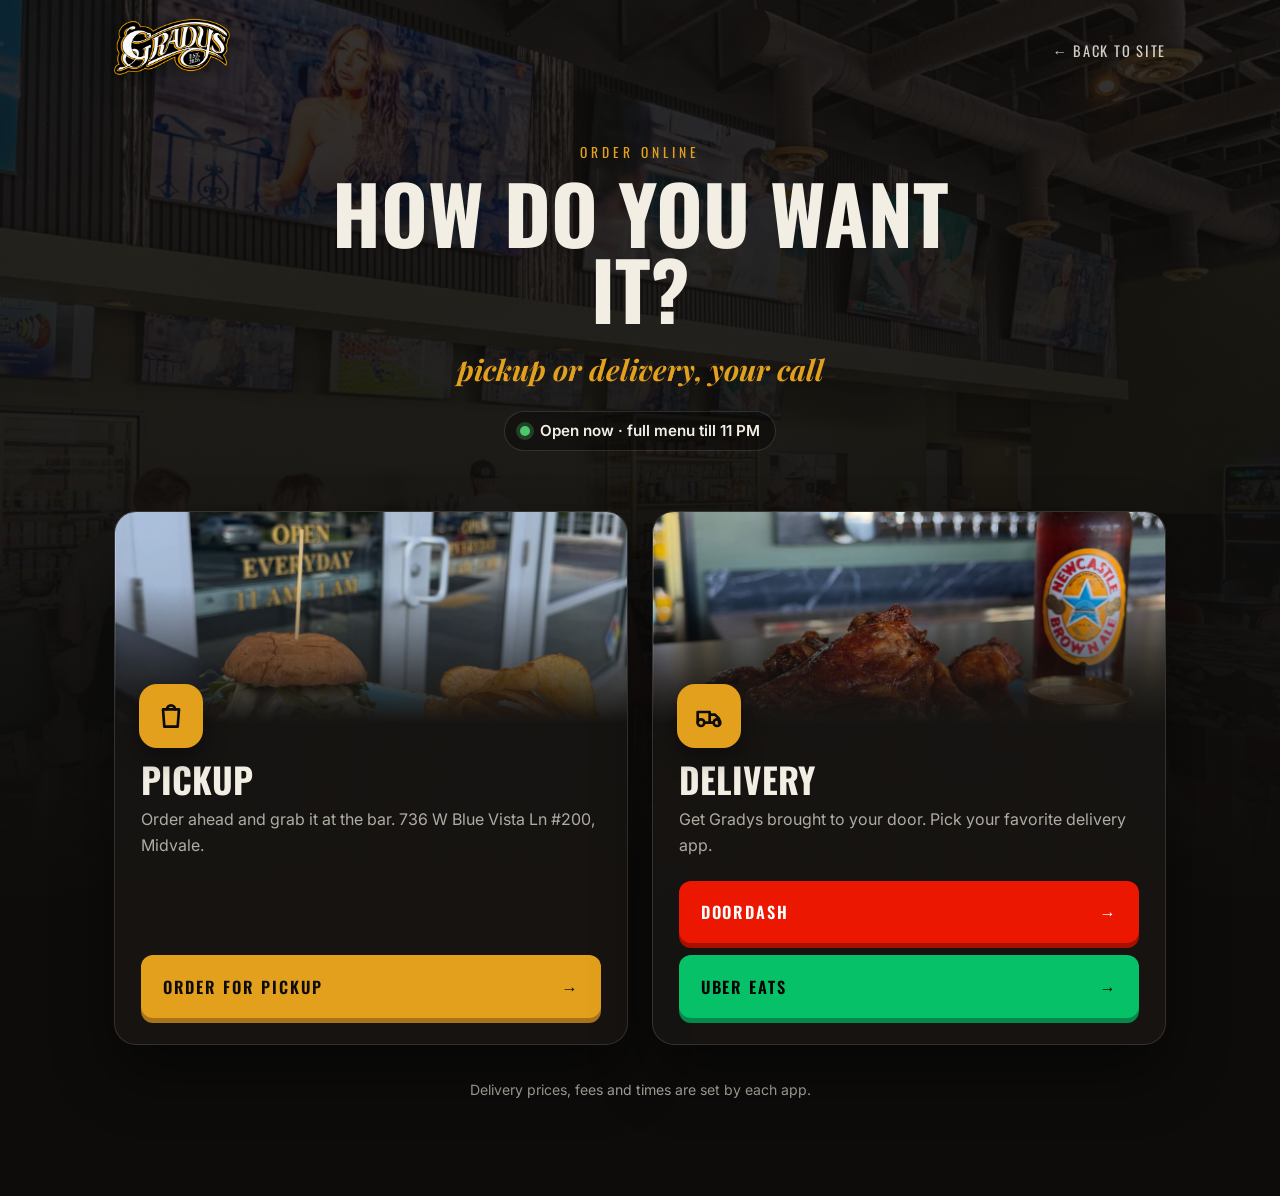
<file: order.html>
<!doctype html>
<html lang="en">
<head>
  <meta charset="utf-8">
  <meta name="viewport" content="width=device-width, initial-scale=1">
  <link rel="canonical" href="https://gradysmidvale.com/order.html">
  <meta property="og:url" content="https://gradysmidvale.com/order.html">
  <title>Order Online: Pickup or Delivery | Gradys, Midvale UT</title>
  <meta name="description" content="Order Gradys for pickup or delivery. Pickup through our online ordering, delivery through DoorDash or Uber Eats.">
  <meta name="theme-color" content="#0d0c0b">
  <link rel="icon" href="assets/favicon.svg" type="image/svg+xml">
  <link rel="preconnect" href="https://fonts.googleapis.com">
  <link rel="preconnect" href="https://fonts.gstatic.com" crossorigin>
  <link href="https://fonts.googleapis.com/css2?family=Oswald:wght@400;500;600;700&family=Playfair+Display:ital,wght@1,600;1,700&family=Inter:wght@400;500;600&display=swap" rel="stylesheet">
  <style>
    :root {
      --black: #0d0c0b; --char: #171513; --char-2: #221f1c; --line: rgba(241, 236, 225, .14);
      --gold: #e3a01c; --gold-light: #f4c35a; --gold-dark: #a8741a; --parchment: #f3eee3; --muted: rgba(241, 236, 225, .7);
      --f-head: "Oswald", "Arial Narrow", Impact, sans-serif; --f-script: "Playfair Display", Georgia, serif; --f-body: "Inter", system-ui, sans-serif;
    }
    * { box-sizing: border-box; }
    [hidden] { display: none !important; }
    html, body { margin: 0; min-height: 100%; }
    body { font-family: var(--f-body); color: var(--parchment); background: var(--black); line-height: 1.6;
      background-image: linear-gradient(180deg, rgba(13, 12, 11, .82), rgba(13, 12, 11, .94) 60%, var(--black)), url("assets/interior.webp");
      background-size: cover; background-position: center top; background-attachment: fixed; }
    a { color: inherit; }
    .top { display: flex; align-items: center; justify-content: space-between; gap: 16px; padding: 18px 24px; max-width: 1100px; margin: 0 auto; }
    .top img { height: 58px; width: auto; filter: drop-shadow(0 4px 12px rgba(0,0,0,.5)); }
    .back { font-family: var(--f-head); text-transform: uppercase; letter-spacing: .12em; font-size: .9rem; text-decoration: none; opacity: .85; }
    .back:hover { color: var(--gold-light); }
    main { max-width: 1100px; margin: 0 auto; padding: 30px 24px 80px; }
    .head { text-align: center; margin: 10px auto 44px; max-width: 640px; }
    .kicker { font-family: var(--f-head); text-transform: uppercase; letter-spacing: .3em; font-size: .85rem; color: var(--gold); margin: 0 0 .8em; }
    h1 { font-family: var(--f-head); text-transform: uppercase; font-size: clamp(2.8rem, 8vw, 5rem); line-height: .95; margin: 0 0 .25em; }
    .script { font-family: var(--f-script); font-style: italic; font-weight: 700; color: var(--gold); font-size: clamp(1.3rem, 3vw, 1.8rem); margin: 0; }
    .status { display: inline-flex; align-items: center; gap: .6em; margin-top: 1.2rem; font-weight: 600; font-size: .95rem; background: rgba(0,0,0,.35); border: 1px solid var(--line); padding: .45em 1em; border-radius: 999px; }
    .dot { width: 10px; height: 10px; border-radius: 50%; background: #4cc76a; box-shadow: 0 0 0 4px rgba(76,199,106,.25); }
    .holiday-note { text-align: center; background: #b8321f; color: #fff; font-family: var(--f-head); text-transform: uppercase; letter-spacing: .1em; font-size: .85rem; padding: .6em 1em; }
    .holiday-note b { font-weight: 700; }
    .status.closed .dot { background: #e0533d; box-shadow: 0 0 0 4px rgba(224,83,61,.25); }

    .choices { display: grid; grid-template-columns: 1fr 1fr; gap: 24px; }
    .choice { position: relative; display: flex; flex-direction: column; border-radius: 22px; overflow: hidden; background: rgba(23, 21, 19, .92); border: 1.5px solid var(--line); box-shadow: 0 30px 60px rgba(0,0,0,.45); transition: transform .25s, border-color .25s; }
    .choice:hover { transform: translateY(-4px); border-color: rgba(227, 160, 28, .6); }
    .choice .photo { height: 210px; background-size: cover; background-position: center; position: relative; }
    .choice .photo::after { content: ""; position: absolute; inset: 0; background: linear-gradient(0deg, rgba(23,21,19,1), transparent 65%); }
    .choice .icon { position: absolute; left: 24px; bottom: -26px; z-index: 2; width: 64px; height: 64px; border-radius: 18px; display: grid; place-items: center; background: var(--gold); box-shadow: 0 10px 25px rgba(0,0,0,.4); }
    .choice .icon svg { width: 32px; height: 32px; fill: none; stroke: var(--black); stroke-width: 2; stroke-linecap: round; stroke-linejoin: round; }
    .choice .body { padding: 40px 26px 26px; display: flex; flex-direction: column; flex: 1; }
    .choice h2 { font-family: var(--f-head); text-transform: uppercase; font-size: 2.2rem; line-height: 1; margin: 0 0 .3em; }
    .choice p { color: var(--muted); margin: 0 0 22px; }
    .btns { margin-top: auto; display: grid; gap: 12px; }
    .btn { display: flex; align-items: center; justify-content: center; gap: .6em; padding: 1em 1.2em; border-radius: 12px; font-family: var(--f-head); text-transform: uppercase; letter-spacing: .12em; font-weight: 600; font-size: 1.02rem; text-decoration: none; border: 2px solid transparent; transition: transform .15s, background .2s, box-shadow .2s; }
    .btn:hover { transform: translateY(-2px); }
    .btn.gold { background: var(--gold); color: var(--black); box-shadow: 0 5px 0 var(--gold-dark); }
    .btn.gold:hover { background: var(--gold-light); }
    .btn.dd { background: #eb1700; color: #fff; box-shadow: 0 5px 0 #a51000; }
    .btn.ue { background: #06c167; color: #000; box-shadow: 0 5px 0 #04894a; }
    .btn .arrow { margin-left: auto; }
    .note { text-align: center; color: var(--muted); font-size: .88rem; margin-top: 34px; }
    .note b { color: var(--parchment); }
    @media (max-width: 760px) {
      .choices { grid-template-columns: 1fr; }
      .choice .photo { height: 150px; }
      body { background-attachment: scroll; }
    }
  </style>
</head>
<body>
  <div class="holiday-note" data-holiday-bar data-until="2026-11-27T01:00"><b>Closed Thanksgiving Day</b> &middot; Thu, Nov 26 &middot; Back Friday at 11 AM</div>
  <header class="top">
    <a href="index.html" aria-label="Gradys home"><img src="assets/logo.png" alt="Gradys" width="700" height="350"></a>
    <a class="back" href="index.html">← Back to site</a>
  </header>

  <main>
    <div class="head">
      <p class="kicker">Order Online</p>
      <h1>How do you want it?</h1>
      <p class="script">pickup or delivery, your call</p>
      <p class="status" data-status><span class="dot"></span><span data-status-text>Open daily 11 AM – 1 AM</span></p>
    </div>

    <div class="choices">
      <!-- Pickup -->
      <article class="choice">
        <div class="photo" style="background-image:url('assets/burger-chips.jpg')">
          <span class="icon" aria-hidden="true"><svg viewBox="0 0 24 24"><path d="M6 7h12l-1 13H7L6 7Z"/><path d="M9 7a3 3 0 0 1 6 0"/></svg></span>
        </div>
        <div class="body">
          <h2>Pickup</h2>
          <p>Order ahead and grab it at the bar. 736 W Blue Vista Ln #200, Midvale.</p>
          <div class="btns">
            <a class="btn gold" href="https://order.toasttab.com/online/gradys-736-w-blue-vista-ln" target="_blank" rel="noopener">Order for Pickup <span class="arrow">→</span></a>
          </div>
        </div>
      </article>

      <!-- Delivery -->
      <article class="choice">
        <div class="photo" style="background-image:url('assets/wings-beer.jpg')">
          <span class="icon" aria-hidden="true"><svg viewBox="0 0 24 24"><circle cx="6" cy="17" r="2.5"/><circle cx="18" cy="17" r="2.5"/><path d="M8.5 17h7M3.5 17V9h9v8M12.5 11h4l3 3v3"/></svg></span>
        </div>
        <div class="body">
          <h2>Delivery</h2>
          <p>Get Gradys brought to your door. Pick your favorite delivery app.</p>
          <div class="btns">
            <a class="btn dd" href="https://www.doordash.com/store/53035435" data-delivery="doordash" target="_blank" rel="noopener">DoorDash <span class="arrow">→</span></a>
            <a class="btn ue" href="https://www.ubereats.com/store-browse-uuid/a3891496-7d92-5062-830c-9b2025be7996?diningMode=DELIVERY" data-delivery="ubereats" target="_blank" rel="noopener">Uber Eats <span class="arrow">→</span></a>
          </div>
        </div>
      </article>
    </div>

    <p class="note">Delivery prices, fees and times are set by each app.</p>
  </main>

  <script>
    // Live open/closed status (Mountain Time). Open daily 11 AM – 1 AM.
    (() => {
      const p = new Intl.DateTimeFormat('en-US', { timeZone: 'America/Denver', year: 'numeric', month: '2-digit', day: '2-digit', hour: 'numeric', hourCycle: 'h23' }).formatToParts(new Date());
      const g = t => p.find(x => x.type === t).value;
      const h = +g('hour');
      // Holiday closures by bar day (Mountain Time); 12–1 AM still counts as the previous day.
      const CLOSED = { '2026-11-26': 'Thanksgiving' };
      const barDate = new Date(Date.UTC(+g('year'), +g('month') - 1, +g('day') - (h < 1 ? 1 : 0))).toISOString().slice(0, 10);
      const stamp = `${g('year')}-${g('month')}-${g('day')}T${String(h).padStart(2, '0')}:00`;
      document.querySelectorAll('[data-holiday-bar]').forEach(b => { if (stamp >= b.dataset.until) b.remove(); });
      const holiday = CLOSED[barDate];
      // Full menu until 11 PM (midnight on Sat & Sun nights), then shareables only until 1 AM.
      const wknd = [0, 6].includes(new Date(barDate + 'T12:00:00Z').getUTCDay());
      const kitchenOpen = (h < 1 ? 24 : h) < (wknd ? 24 : 23);
      const open = !holiday && (h >= 11 || h < 1);
      const el = document.querySelector('[data-status]');
      el.classList.toggle('closed', !open);
      el.querySelector('[data-status-text]').textContent = holiday ? `Closed today for ${holiday} · back tomorrow at 11 AM` : open ? (kitchenOpen ? `Open now · full menu till ${wknd ? 'midnight' : '11 PM'}` : 'Open now · shareables only till 1 AM') : 'Closed right now · opens at 11 AM';
    })();
  </script>
</body>
</html>
</file>
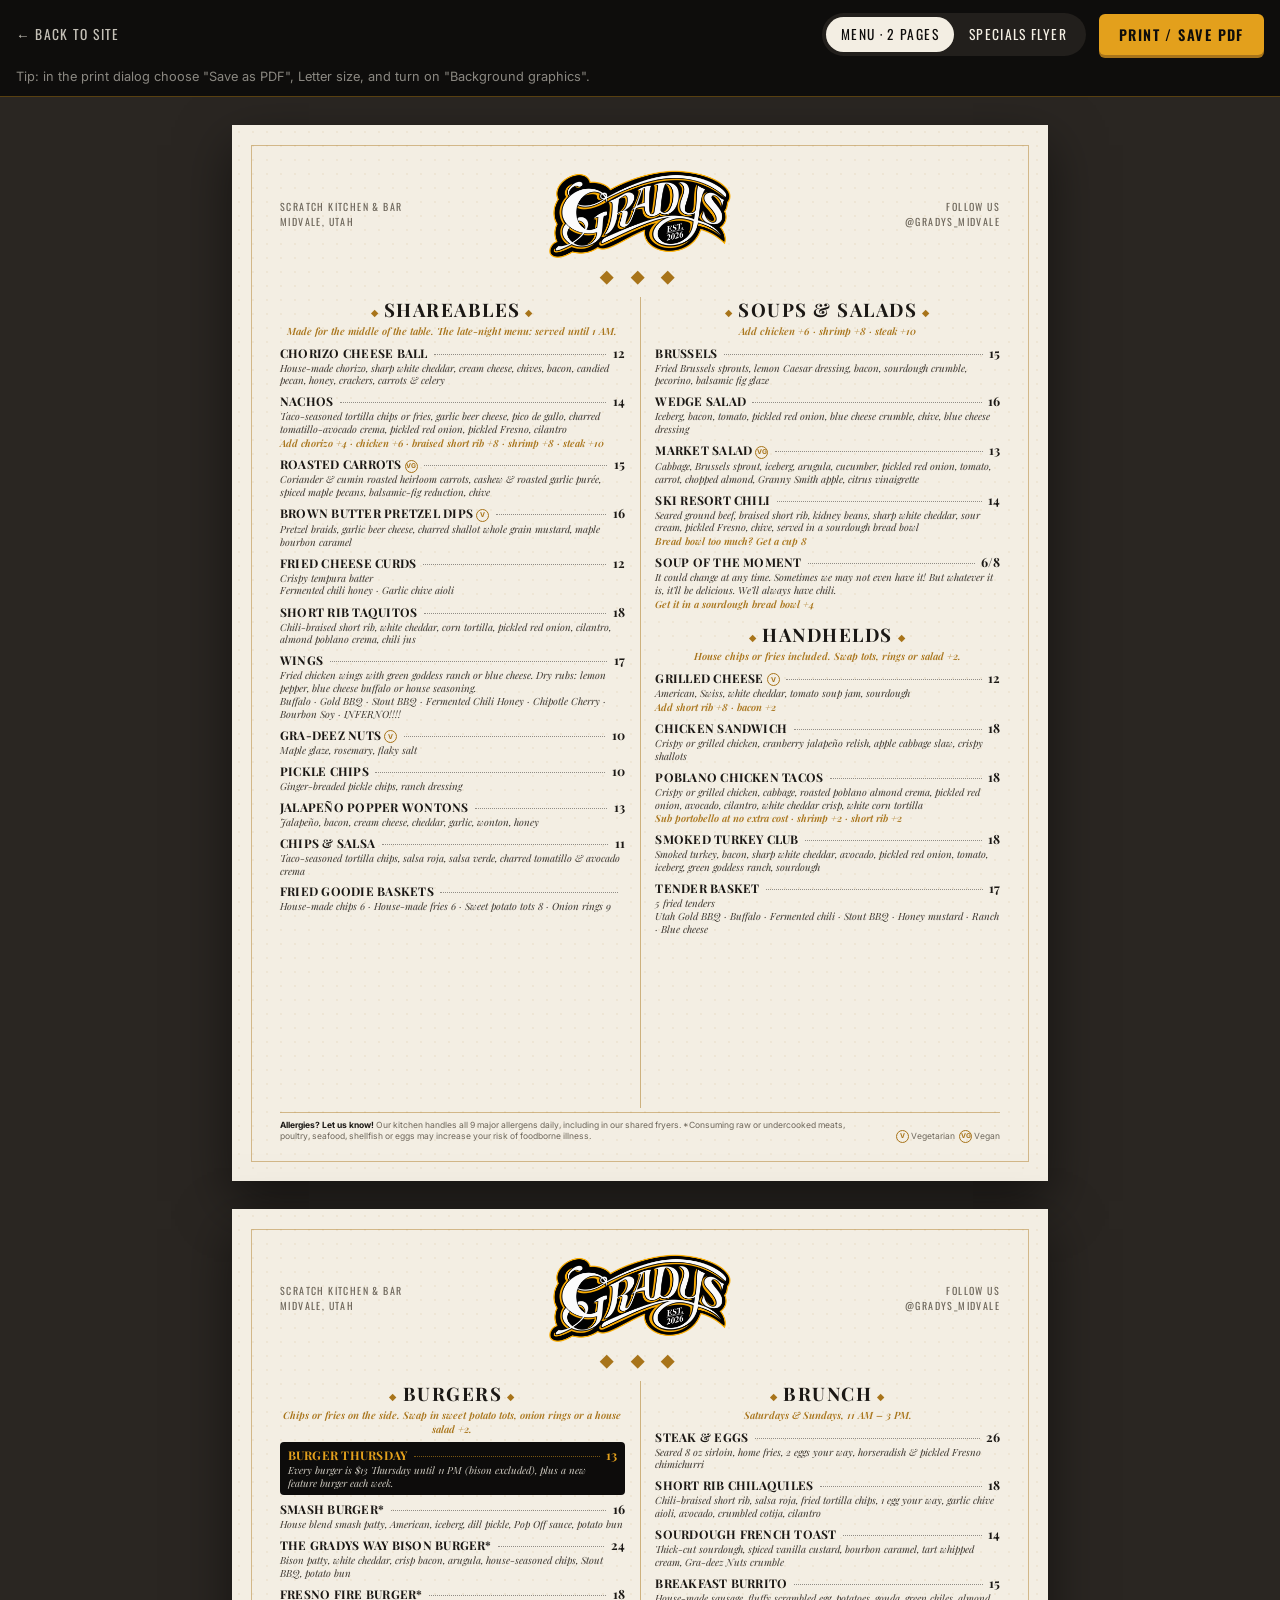
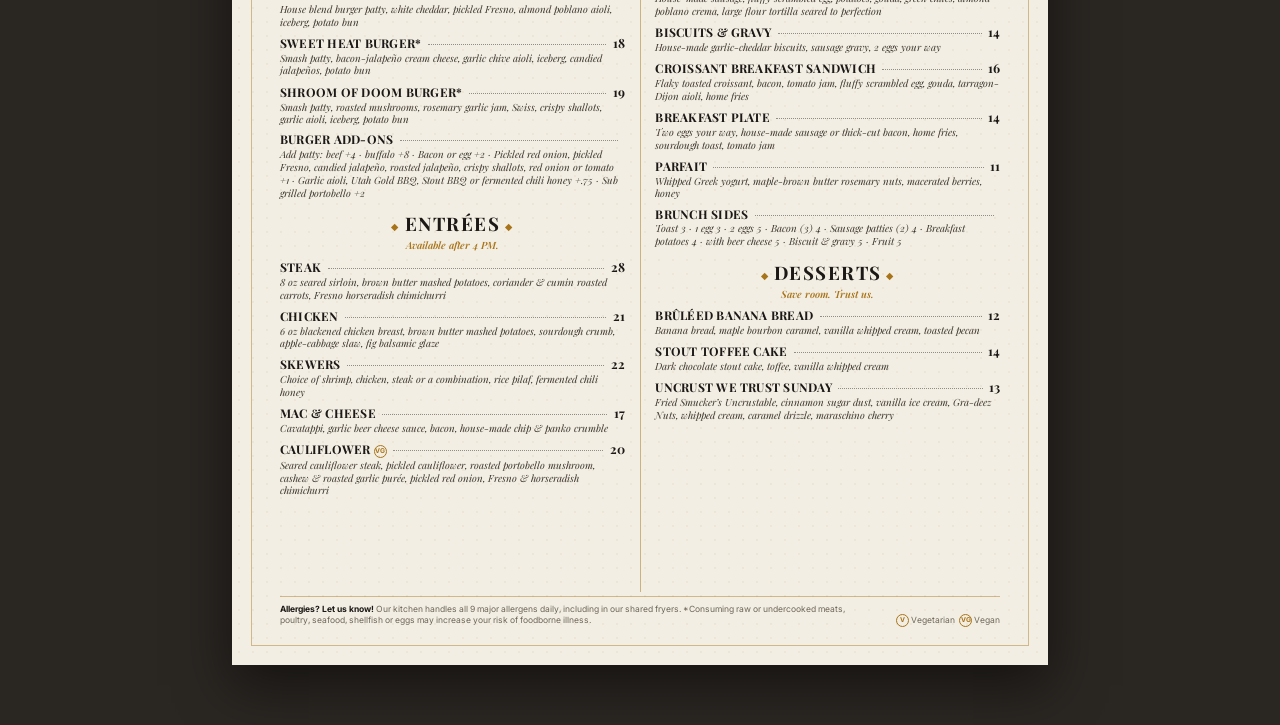
<file: print.html>
<!doctype html>
<html lang="en">
<head>
  <meta charset="utf-8">
  <meta name="viewport" content="width=device-width, initial-scale=1">
  <link rel="canonical" href="https://gradysmidvale.com/print.html">
  <meta property="og:url" content="https://gradysmidvale.com/print.html">
  <title>Printable Menu | Gradys, Midvale UT</title>
  <meta name="description" content="Print or save the Gradys menu and weekly specials flyer as a PDF.">
  <meta name="robots" content="noindex">
  <meta name="theme-color" content="#0d0c0b">
  <link rel="icon" href="assets/favicon.svg" type="image/svg+xml">
  <link rel="preconnect" href="https://fonts.googleapis.com">
  <link rel="preconnect" href="https://fonts.gstatic.com" crossorigin>
  <link href="https://fonts.googleapis.com/css2?family=Oswald:wght@500;600;700&family=Playfair+Display:ital,wght@0,600;0,700;1,600;1,700&family=Inter:wght@400;500;600&display=swap" rel="stylesheet">
  <style>
    :root {
      --black: #0d0c0b; --gold: #e3a01c; --gold-dark: #a8741a; --parchment: #f3eee3; --ink: #1b1815; --muted: #6d665a;
      --f-head: "Oswald", "Arial Narrow", Impact, sans-serif;
      --f-serif: "Playfair Display", Georgia, serif;
      --f-body: "Inter", system-ui, sans-serif;
    }
    * { box-sizing: border-box; }
    body { margin: 0; background: #2a2622; color: var(--ink); font-family: var(--f-body); -webkit-print-color-adjust: exact; print-color-adjust: exact; }

    /* ----- Toolbar (screen only) ----- */
    .bar { position: sticky; top: 0; z-index: 10; display: flex; flex-wrap: wrap; align-items: center; gap: .8rem; padding: .8rem 16px; background: rgba(13, 12, 11, .94); backdrop-filter: blur(8px); border-bottom: 1px solid rgba(227, 160, 28, .35); color: var(--parchment); }
    .bar a.back { color: var(--parchment); text-decoration: none; font-family: var(--f-head); text-transform: uppercase; letter-spacing: .1em; font-size: .85rem; opacity: .8; }
    .bar a.back:hover { opacity: 1; color: var(--gold); }
    .seg { display: inline-flex; padding: 4px; border-radius: 999px; background: #221f1c; margin-left: auto; }
    .seg button { border: 0; background: transparent; color: var(--parchment); font-family: var(--f-head); text-transform: uppercase; letter-spacing: .1em; font-size: .85rem; padding: .55em 1.1em; border-radius: 999px; cursor: pointer; transition: background .2s, color .2s; }
    .seg button[aria-pressed="true"] { background: var(--parchment); color: var(--black); }
    .print-btn { border: 0; background: var(--gold); color: var(--black); font-family: var(--f-head); text-transform: uppercase; letter-spacing: .1em; font-weight: 600; font-size: .9rem; padding: .7em 1.4em; border-radius: 6px; cursor: pointer; box-shadow: 0 3px 0 var(--gold-dark); }
    .print-btn:hover { background: #f4c35a; }
    .hint { width: 100%; margin: 0; font-size: .8rem; color: rgba(241, 236, 225, .55); }

    /* ----- Sheets ----- */
    .stage { display: grid; justify-items: center; gap: 28px; padding: 28px 16px 60px; }
    .sheet { width: 8.5in; height: 11in; background: var(--parchment); background-image: radial-gradient(rgba(168, 116, 26, .07) 1px, transparent 1px); background-size: 14px 14px; box-shadow: 0 20px 50px rgba(0, 0, 0, .5); padding: .45in .5in .4in; position: relative; overflow: hidden; display: flex; flex-direction: column; }
    .sheet::before { content: ""; position: absolute; inset: .2in; border: 1.5px solid rgba(168, 116, 26, .45); pointer-events: none; }
    .scaler { transform-origin: top center; }
    [hidden] { display: none !important; }

    .mast { display: grid; grid-template-columns: 1fr auto 1fr; align-items: center; margin-bottom: .14in; }
    .mast img { height: .95in; width: auto; justify-self: center; }
    .mast small { font-family: var(--f-head); text-transform: uppercase; letter-spacing: .14em; font-size: 7.5pt; color: var(--muted); line-height: 1.5; }
    .mast small:last-child { text-align: right; }
    .flourish { text-align: center; color: var(--gold-dark); font-size: 11pt; margin: -.04in 0 .1in; letter-spacing: .4em; }

    .cols { display: grid; grid-template-columns: 1fr 1fr; gap: 0 .32in; flex: 1; position: relative; }
    .cols::before { content: ""; position: absolute; left: 50%; top: 0; bottom: 0; width: 1px; background: rgba(168, 116, 26, .5); }
    .cat { break-inside: avoid; margin-bottom: .12in; }
    .cat h2 { font-family: var(--f-serif); font-weight: 700; text-transform: uppercase; letter-spacing: .08em; font-size: 14pt; text-align: center; margin: 0 0 .02in; }
    .cat h2::before, .cat h2::after { content: "◆"; color: var(--gold-dark); font-size: 7pt; vertical-align: middle; margin: 0 .5em; }
    .cat .note { text-align: center; font-family: var(--f-serif); font-style: italic; font-weight: 600; color: var(--gold-dark); font-size: 7.5pt; margin: 0 0 .06in; }
    .it { margin-bottom: .055in; break-inside: avoid; }
    .it-head { display: flex; align-items: baseline; gap: .4em; }
    .it h3 { font-family: var(--f-serif); font-weight: 700; text-transform: uppercase; font-size: 9pt; letter-spacing: .02em; margin: 0; }
    .it .dots { flex: 1; border-bottom: 1.5px dotted rgba(27, 24, 21, .45); transform: translateY(-3px); }
    .it .p { font-family: var(--f-serif); font-weight: 700; font-size: 9.5pt; }
    .it p { margin: .01in 0 0; font-family: var(--f-serif); font-style: italic; font-size: 7.4pt; line-height: 1.3; color: #3b352e; }
    .it p.add { color: var(--gold-dark); font-weight: 600; }
    .it .tag, .foot .tag { display: inline-grid; place-items: center; width: 13px; height: 13px; border: 1px solid var(--gold-dark); border-radius: 50%; font-family: var(--f-body); font-style: normal; font-size: 5pt; font-weight: 700; color: var(--gold-dark); vertical-align: 1px; }
    .it.callout { background: var(--black); color: var(--parchment); padding: .05in .08in; border-radius: 4px; }
    .it.callout h3, .it.callout .p { color: var(--gold); }
    .it.callout p { color: rgba(243, 238, 227, .85); }
    .it.callout .dots { border-color: rgba(227, 160, 28, .5); }
    .foot { display: flex; justify-content: space-between; gap: .3in; align-items: flex-end; border-top: 1px solid rgba(168, 116, 26, .45); padding-top: .07in; margin-top: .04in; font-size: 6.4pt; color: var(--muted); line-height: 1.35; }
    .foot b { color: var(--ink); }
    .foot .legend { white-space: nowrap; }

    /* ----- Flyer ----- */
    .flyer { background: var(--black); background-image: radial-gradient(ellipse at 50% 0%, rgba(227, 160, 28, .22), transparent 60%); color: var(--parchment); padding: .55in .55in .45in; text-align: center; }
    .flyer::before { border-color: rgba(227, 160, 28, .6); }
    .flyer .logo { height: 1.25in; width: auto; margin: 0 auto .08in; }
    .flyer .kick { font-family: var(--f-head); text-transform: uppercase; letter-spacing: .3em; color: var(--gold); font-size: 10pt; margin: 0; }
    .flyer h1 { font-family: var(--f-head); text-transform: uppercase; font-weight: 700; font-size: 50pt; line-height: .9; margin: .08in 0 .04in; }
    .flyer .script { font-family: var(--f-serif); font-style: italic; font-weight: 700; color: var(--gold); font-size: 17pt; margin: 0 0 .22in; }
    .days { display: grid; gap: .14in; text-align: left; flex: 1; align-content: start; }
    .day { display: grid; grid-template-columns: 1.15in 1fr auto; gap: .2in; align-items: center; padding: .17in .24in; border-radius: 10px; background: rgba(243, 238, 227, .06); border: 1px solid rgba(243, 238, 227, .14); }
    .day.hot { background: var(--gold); color: var(--black); border-color: var(--gold); }
    .day .d { font-family: var(--f-head); text-transform: uppercase; letter-spacing: .14em; font-size: 10.5pt; color: var(--gold); }
    .day.hot .d { color: var(--black); }
    .day h2 { font-family: var(--f-head); text-transform: uppercase; font-size: 21pt; line-height: 1; margin: 0 0 .03in; }
    .day p { margin: 0; font-size: 9.5pt; opacity: .85; }
    .day .big { font-family: var(--f-head); font-weight: 700; font-size: 36pt; line-height: 1; }
    .flyer .strip { margin-top: .2in; display: flex; justify-content: center; gap: .3in; font-family: var(--f-head); text-transform: uppercase; letter-spacing: .12em; font-size: 9.5pt; color: rgba(243, 238, 227, .8); }
    .flyer .strip b { color: var(--gold); font-weight: 600; }
    .flyer .addr { margin: .14in 0 0; font-size: 9pt; color: rgba(243, 238, 227, .6); }

    @media print {
      @page { size: letter; margin: 0; }
      body { background: none; }
      .bar { display: none; }
      .stage { padding: 0; gap: 0; display: block; }
      .scaler { transform: none !important; height: auto !important; }
      .sheet { box-shadow: none; break-after: page; page-break-after: always; }
      .sheet:last-child { break-after: auto; page-break-after: auto; }
      .stage > [hidden] { display: none !important; }
    }
  </style>
</head>
<body>
  <div class="bar">
    <a class="back" href="index.html#full-menu">← Back to site</a>
    <div class="seg" role="group" aria-label="Choose what to print">
      <button type="button" data-view="menu" aria-pressed="true">Menu · 2 pages</button>
      <button type="button" data-view="flyer" aria-pressed="false">Specials flyer</button>
    </div>
    <button type="button" class="print-btn" data-print>Print / Save PDF</button>
    <p class="hint">Tip: in the print dialog choose "Save as PDF", Letter size, and turn on "Background graphics".</p>
  </div>

  <div class="stage">
    <div data-group="menu">
      <div class="scaler"><section class="sheet" data-sheet="1"></section></div>
    </div>
    <div data-group="menu">
      <div class="scaler"><section class="sheet" data-sheet="2"></section></div>
    </div>

    <div data-group="flyer" hidden>
      <div class="scaler">
        <section class="sheet flyer">
          <img class="logo" src="assets/logo.png" alt="Gradys">
          <p class="kick">Scratch kitchen &amp; bar · Midvale</p>
          <h1>Every week<br>at Gradys</h1>
          <p class="script">plan your week around it</p>
          <div class="days">
            <div class="day"><span class="d">Monday</span><div><h2>Meaty Monday</h2><p>A new meat-lover's feature every week, until it's gone. Monday Night Football on every TV.</p></div><span></span></div>
            <div class="day hot"><span class="d">Thursday</span><div><h2>Burger Thursday</h2><p>Every burger $13 until 11 PM (bison excluded), plus a new feature burger. Thursday Night Football.</p></div><span class="big">$13</span></div>
            <div class="day"><span class="d">Sat &amp; Sun</span><div><h2>Weekend Brunch</h2><p>11 AM – 3 PM. Steak &amp; eggs, chilaquiles, biscuits &amp; gravy. College Saturdays &amp; NFL Sundays.</p></div><span></span></div>
            <div class="day"><span class="d">Every day</span><div><h2>Every Game On</h2><p>Open 11 AM – 1 AM. Entrées after 4 PM. Full menu till 11 PM (midnight Sat–Sun), shareables till 1 AM. Now booking 21+ holiday parties.</p></div><span></span></div>
          </div>
          <div class="strip"><span><b>21+</b> bring your ID</span><span><b>Gift cards</b> at the bar</span><span><b>@gradys_midvale</b></span></div>
          <p class="addr">736 W Blue Vista Ln #200 · Midvale, UT 84047</p>
        </section>
      </div>
    </div>
  </div>

  <script src="menu-data.js?v=202611191800"></script>
  <script>
    (() => {
      const esc = s => String(s).replace(/[&<>"']/g, c => ({ '&': '&amp;', '<': '&lt;', '>': '&gt;', '"': '&quot;', "'": '&#39;' }[c]));
      const item = it => `
        <div class="it${it.callout ? ' callout' : ''}">
          <div class="it-head"><h3>${esc(it.n)}${it.tag ? ` <span class="tag" title="${it.tag === 'V' ? 'Vegetarian' : 'Vegan'}">${it.tag}</span>` : ''}</h3><span class="dots"></span><span class="p">${esc(it.p)}</span></div>
          <p>${esc(it.d)}${it.sauces ? ` <br>${it.sauces.map(s => esc(s[0])).join(' · ')}` : ''}</p>${it.add ? `<p class="add">${esc(it.add)}</p>` : ''}
        </div>`;
      const cat = c => `<div class="cat"><h2>${esc(c.title)}</h2><p class="note">${esc(c.note)}</p>${c.items.map(item).join('')}</div>`;
      const mast = `<div class="mast"><small>Scratch kitchen &amp; bar<br>Midvale, Utah</small><img src="assets/logo.png" alt="Gradys"><small>Follow us<br>@gradys_midvale</small></div><div class="flourish">◆ ◆ ◆</div>`;
      const foot = `<div class="foot"><span><b>Allergies? Let us know!</b> Our kitchen handles all 9 major allergens daily, including in our shared fryers. *Consuming raw or undercooked meats, poultry, seafood, shellfish or eggs may increase your risk of foodborne illness.</span><span class="legend"><span class="tag">V</span> Vegetarian &nbsp;<span class="tag">VG</span> Vegan</span></div>`;
      const byId = id => GRADYS_MENU.find(c => c.id === id);
      // Page 1: Shareables | Soups & Salads + Handhelds.  Page 2: Burgers + Entrées | Brunch + Desserts
      const layout = { 1: [['shareables'], ['salads', 'handhelds']], 2: [['burgers', 'entrees'], ['brunch', 'desserts']] };
      Object.entries(layout).forEach(([n, cols]) => {
        document.querySelector(`[data-sheet="${n}"]`).innerHTML = mast + `<div class="cols">${cols.map(ids => `<div>${ids.map(id => cat(byId(id))).join('')}</div>`).join('')}</div>` + foot;
      });

      // Fit sheets to narrow screens (print is unaffected)
      const fit = () => document.querySelectorAll('.scaler').forEach(s => {
        const sheet = s.firstElementChild, w = sheet.offsetWidth, avail = Math.min(innerWidth - 32, w);
        const k = avail / w;
        s.style.transform = k < 1 ? `scale(${k})` : '';
        s.style.height = k < 1 ? `${sheet.offsetHeight * k}px` : '';
      });
      addEventListener('resize', fit); fit();

      // View switch + print
      const set = v => {
        document.querySelectorAll('[data-group]').forEach(g => { g.hidden = g.dataset.group !== v; });
        document.querySelectorAll('[data-view]').forEach(b => b.setAttribute('aria-pressed', b.dataset.view === v));
        history.replaceState(null, '', v === 'flyer' ? '#flyer' : location.pathname);
        fit();
      };
      document.querySelectorAll('[data-view]').forEach(b => b.addEventListener('click', () => set(b.dataset.view)));
      document.querySelector('[data-print]').addEventListener('click', () => print());
      if (location.hash === '#flyer') set('flyer');
    })();
  </script>
</body>
</html>
</file>
